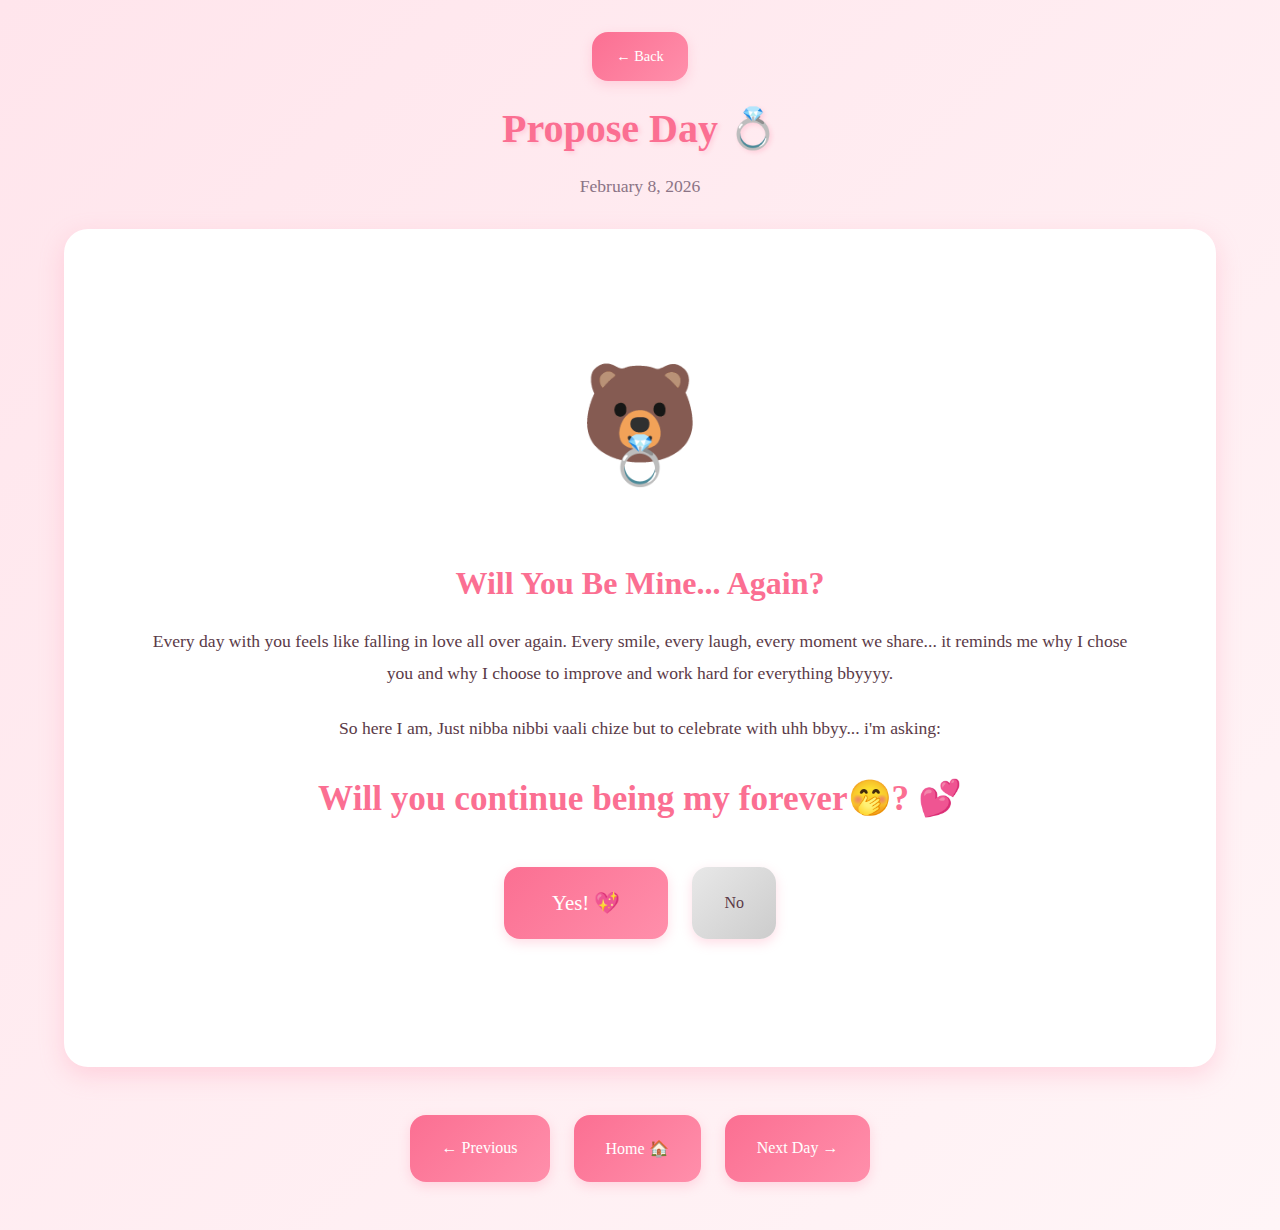
<file: day2.html>
<!DOCTYPE html>
<html lang="en">
<head>
    <meta charset="UTF-8">
    <meta name="viewport" content="width=device-width, initial-scale=1.0">
    <title>Propose Day 👀💍</title>
    <link rel="stylesheet" href="styles.css">
</head>
<body class="day-page">
    <div class="locked-screen" id="lockedScreen">
        <div class="locked-content">
            <div class="lock-icon-big">🔒</div>
            <h1>This Day is Locked 💖</h1>
            <p class="locked-message">Come back on <span id="unlockDate">February 8, 2026</span></p>
            <p class="locked-hint">Patience, my love... something special awaits...</p>
            <button onclick="window.location.href='index.html'" class="back-button">← Back to Calendar</button>
        </div>
    </div>

    <div class="unlocked-content hidden" id="unlockedContent">
        <header class="page-header">
            <button onclick="window.location.href='index.html'" class="back-button-small">← Back</button>
            <h1 class="page-title">Propose Day 💍</h1>
            <p class="page-date">February 8, 2026</p>
        </header>

        <div class="container">
            <div class="content-card propose-day-content">
                <div class="propose-scene" id="proposeScene">
                    <div class="bear-proposing">
                        <div class="bear-character">🐻</div>
                        <div class="ring-box" id="ringBox">
                            <div class="ring">💍</div>
                        </div>
                    </div>
                    
                    <div class="proposal-text">
                        <h2>Will You Be Mine... Again?</h2>
                        <p class="love-message">
                            Every day with you feels like falling in love all over again.
                            Every smile, every laugh, every moment we share...
                            it reminds me why I chose you and why I choose to improve and work hard for everything bbyyyy.
                        </p>
                        <p class="love-message">
                            So here I am, Just nibba nibbi vaali chize but to celebrate with uhh bbyy... i'm asking:
                        </p>
                        <h3 class="big-question">Will you continue being my forever🤭? 💕</h3>
                    </div>

                    <div class="answer-buttons" id="answerButtons">
                        <button onclick="answerYes()" class="yes-button">Yes! 💖</button>
                        <button onclick="answerNo()" class="no-button" id="noButton">No</button>
                    </div>

                    <div class="response-message hidden" id="responseMessage">
                        <div class="hearts-explosion">💕 💗 💖 💕 💗 💖</div>
                        <h2>You said YES! 🎉</h2>
                        <p>You've made me the happiest person alive (again)! 💍✨</p>
                    </div>
                </div>
            </div>

            <div class="navigation-buttons">
                <button onclick="window.location.href='day1.html'" class="nav-btn">← Previous</button>
                <button onclick="window.location.href='index.html'" class="nav-btn">Home 🏠</button>
                <button onclick="window.location.href='day3.html'" class="nav-btn">Next Day →</button>
            </div>
        </div>
    </div>

    <div class="floating-elements" id="floatingElements"></div>

    <script src="script.js"></script>
    <script>
        window.addEventListener('DOMContentLoaded', () => {
            checkDayUnlock(2, '2026-02-08');
        });

        let noButtonAttempts = 0;

        function answerYes() {
            const buttons = document.getElementById('answerButtons');
            const response = document.getElementById('responseMessage');
            const ringBox = document.getElementById('ringBox');
            
            buttons.classList.add('hidden');
            response.classList.remove('hidden');
            ringBox.style.animation = 'ringPop 1s ease-out';
            
            createFloatingHearts(20);
            createConfetti();
        }

        function answerNo() {
            const noButton = document.getElementById('noButton');
            noButtonAttempts++;
            
            // Make the No button run away
            const randomX = Math.random() * 200 - 100;
            const randomY = Math.random() * 200 - 100;
            
            noButton.style.transform = `translate(${randomX}px, ${randomY}px)`;
            noButton.style.transition = 'transform 0.3s ease';
            
            // Change button text after attempts
            if (noButtonAttempts === 1) {
                noButton.textContent = "Are you sure?";
            } else if (noButtonAttempts === 2) {
                noButton.textContent = "Really? 🥺";
            } else if (noButtonAttempts === 3) {
                noButton.textContent = "Please? 💕";
            } else {
                noButton.textContent = "You know you want to say yes! 😊";
            }
        }
    </script>
</body>
</html>
</file>
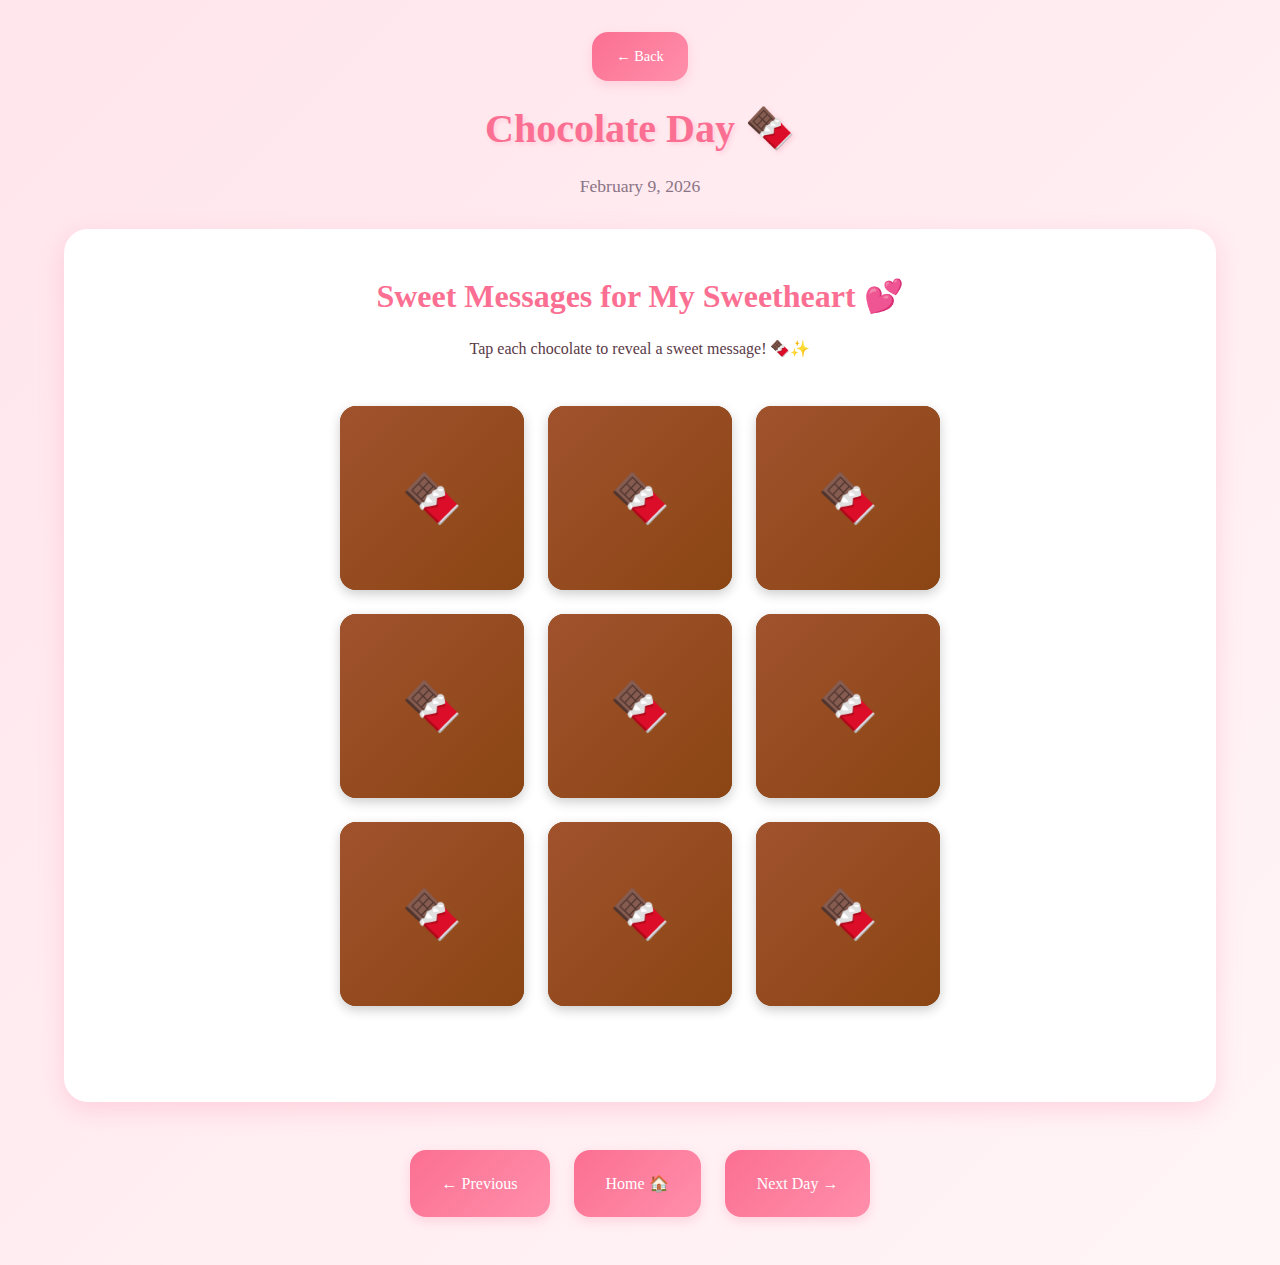
<file: day3.html>
<!DOCTYPE html>
<html lang="en">
<head>
    <meta charset="UTF-8">
    <meta name="viewport" content="width=device-width, initial-scale=1.0">
    <title>Chocolate Day 🍫</title>
    <link rel="stylesheet" href="styles.css">
</head>
<body class="day-page">
    <div class="locked-screen" id="lockedScreen">
        <div class="locked-content">
            <div class="lock-icon-big">🔒</div>
            <h1>This Day is Locked 💖</h1>
            <p class="locked-message">Come back on <span id="unlockDate">February 9, 2026</span></p>
            <p class="locked-hint">Sweet surprises are waiting... 🍫</p>
            <button onclick="window.location.href='index.html'" class="back-button">← Back to Calendar</button>
        </div>
    </div>

    <div class="unlocked-content hidden" id="unlockedContent">
        <header class="page-header">
            <button onclick="window.location.href='index.html'" class="back-button-small">← Back</button>
            <h1 class="page-title">Chocolate Day 🍫</h1>
            <p class="page-date">February 9, 2026</p>
        </header>

        <div class="container">
            <div class="content-card chocolate-day-content">
                <div class="chocolate-intro">
                    <h2>Sweet Messages for My Sweetheart 💕</h2>
                    <p>Tap each chocolate to reveal a sweet message! 🍫✨</p>
                </div>

                <div class="chocolate-box">
                    <div class="chocolate" onclick="revealChocolate(this, 0)">
                        <div class="chocolate-front">🍫</div>
                        <div class="chocolate-message hidden">
                            <p>You're sweeter than the sweetest chocolate 💕</p>
                        </div>
                    </div>

                    <div class="chocolate" onclick="revealChocolate(this, 1)">
                        <div class="chocolate-front">🍫</div>
                        <div class="chocolate-message hidden">
                            <p>Every moment with you feels like heaven🫂</p>
                        </div>
                    </div>

                    <div class="chocolate" onclick="revealChocolate(this, 2)">
                        <div class="chocolate-front">🍫</div>
                        <div class="chocolate-message hidden">
                            <p>You melt my heart like chocolate in the sun ☀️</p>
                        </div>
                    </div>

                    <div class="chocolate" onclick="revealChocolate(this, 3)">
                        <div class="chocolate-front">🍫</div>
                        <div class="chocolate-message hidden">
                            <p>Life with you is deliciously sweet 🍰</p>
                        </div>
                    </div>

                    <div class="chocolate" onclick="revealChocolate(this, 4)">
                        <div class="chocolate-front">🍫</div>
                        <div class="chocolate-message hidden">
                            <p>You're my favorite flavor of happiness 🥰</p>
                        </div>
                    </div>

                    <div class="chocolate" onclick="revealChocolate(this, 5)">
                        <div class="chocolate-front">🍫</div>
                        <div class="chocolate-message hidden">
                            <p>Together, we're the perfect recipe 👫</p>
                        </div>
                    </div>

                    <div class="chocolate" onclick="revealChocolate(this, 6)">
                        <div class="chocolate-front">🍫</div>
                        <div class="chocolate-message hidden">
                            <p>Your love is my daily dose of sweetness 💗</p>
                        </div>
                    </div>

                    <div class="chocolate" onclick="revealChocolate(this, 7)">
                        <div class="chocolate-front">🍫</div>
                        <div class="chocolate-message hidden">
                            <p>You make everything better, just like chocolate! 🌟</p>
                        </div>
                    </div>

                    <div class="chocolate" onclick="revealChocolate(this, 8)">
                        <div class="chocolate-front">🍫</div>
                        <div class="chocolate-message hidden">
                            <p>I'm so grateful that i'm urr bby🫂💕</p>
                        </div>
                    </div>
                </div>

                <div class="completion-message hidden" id="completionMessage">
                    <h3>🎉 All chocolates revealed! 🎉</h3>
                    <p>Just like these chocolates, my love for you comes in endless varieties! 💖</p>
                </div>
            </div>

            <div class="navigation-buttons">
                <button onclick="window.location.href='day2.html'" class="nav-btn">← Previous</button>
                <button onclick="window.location.href='index.html'" class="nav-btn">Home 🏠</button>
                <button onclick="window.location.href='day4.html'" class="nav-btn">Next Day →</button>
            </div>
        </div>
    </div>

    <div class="floating-elements" id="floatingElements"></div>

    <script src="script.js"></script>
    <script>
        window.addEventListener('DOMContentLoaded', () => {
            checkDayUnlock(3, '2026-02-09');
        });

        let revealedCount = 0;
        const totalChocolates = 9;

        function revealChocolate(element, index) {
            const front = element.querySelector('.chocolate-front');
            const message = element.querySelector('.chocolate-message');
            
            if (front.classList.contains('hidden')) {
                return; // Already revealed
            }
            
            front.classList.add('hidden');
            message.classList.remove('hidden');
            element.classList.add('revealed');
            
            revealedCount++;
            
            // Create mini hearts
            createMiniHearts(element, 3);
            
            // Check if all revealed
            if (revealedCount === totalChocolates) {
                setTimeout(() => {
                    document.getElementById('completionMessage').classList.remove('hidden');
                    createFloatingHearts(15);
                }, 500);
            }
        }

        function createMiniHearts(element, count) {
            const rect = element.getBoundingClientRect();
            for (let i = 0; i < count; i++) {
                const heart = document.createElement('div');
                heart.className = 'mini-heart';
                heart.textContent = '💕';
                heart.style.left = rect.left + rect.width / 2 + 'px';
                heart.style.top = rect.top + 'px';
                document.body.appendChild(heart);
                
                setTimeout(() => heart.remove(), 2000);
            }
        }
    </script>
</body>
</html>
</file>
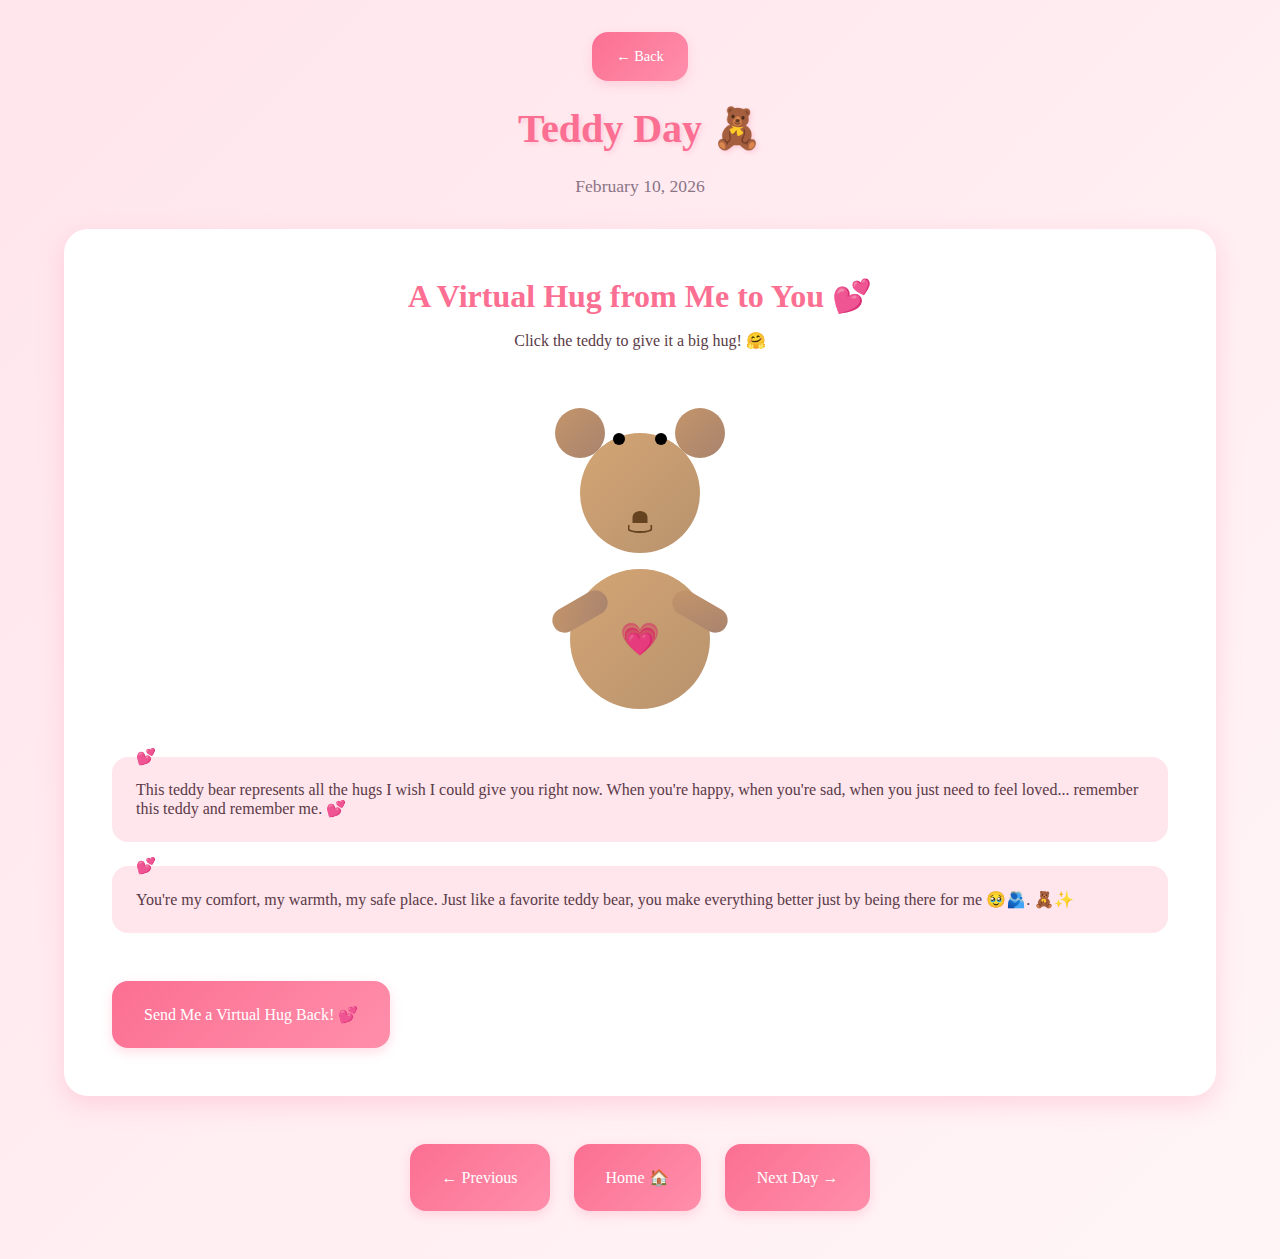
<file: day4.html>
<!DOCTYPE html>
<html lang="en">
<head>
    <meta charset="UTF-8">
    <meta name="viewport" content="width=device-width, initial-scale=1.0">
    <title>Teddy Day 🧸</title>
    <link rel="stylesheet" href="styles.css">
</head>
<body class="day-page">
    <div class="locked-screen" id="lockedScreen">
        <div class="locked-content">
            <div class="lock-icon-big">🔒</div>
            <h1>This Day is Locked 💖</h1>
            <p class="locked-message">Come back on <span id="unlockDate">February 10, 2026</span></p>
            <p class="locked-hint">A cuddly surprise awaits you! 🧸</p>
            <button onclick="window.location.href='index.html'" class="back-button">← Back to Calendar</button>
        </div>
    </div>

    <div class="unlocked-content hidden" id="unlockedContent">
        <header class="page-header">
            <button onclick="window.location.href='index.html'" class="back-button-small">← Back</button>
            <h1 class="page-title">Teddy Day 🧸</h1>
            <p class="page-date">February 10, 2026</p>
        </header>

        <div class="container">
            <div class="content-card teddy-day-content">
                <div class="teddy-intro">
                    <h2>A Virtual Hug from Me to You 💕</h2>
                    <p>Click the teddy to give it a big hug! 🤗</p>
                </div>

                <div class="teddy-scene" id="teddyScene">
                    <div class="teddy-bear" id="teddyBear" onclick="hugTeddy()">
                        <div class="teddy-face">
                            <div class="teddy-ears">
                                <div class="ear ear-left"></div>
                                <div class="ear ear-right"></div>
                            </div>
                            <div class="teddy-head">
                                <div class="teddy-eyes">
                                    <div class="eye eye-left">
                                        <div class="pupil"></div>
                                    </div>
                                    <div class="eye eye-right">
                                        <div class="pupil"></div>
                                    </div>
                                </div>
                                <div class="teddy-snout">
                                    <div class="nose"></div>
                                    <div class="mouth"></div>
                                </div>
                            </div>
                            <div class="teddy-body">
                                <div class="body-main"></div>
                                <div class="arm arm-left"></div>
                                <div class="arm arm-right"></div>
                                <div class="belly-heart">💗</div>
                            </div>
                        </div>
                    </div>

                    <div class="hug-message hidden" id="hugMessage">
                        <h3>🤗 Big Hug Received! 🤗</h3>
                        <p class="hug-count">Hugs given: <span id="hugCount">0</span></p>
                    </div>
                </div>

                <div class="teddy-messages" id="teddyMessages">
                    <div class="message-bubble">
                        <p>
                            This teddy bear represents all the hugs I wish I could give you right now.
                            When you're happy, when you're sad, when you just need to feel loved...
                            remember this teddy and remember me. 💕
                        </p>
                    </div>
                    <div class="message-bubble">
                        <p>
                            You're my comfort, my warmth, my safe place.
                            Just like a favorite teddy bear, you make everything better just by being there for me 🥹🫂. 🧸✨
                        </p>
                    </div>
                </div>

                <button onclick="sendVirtualHug()" class="special-button" id="virtualHugBtn">
                    Send Me a Virtual Hug Back! 💕
                </button>

                <div class="hug-response hidden" id="hugResponse">
                    <div class="hug-animation">
                        <div class="person person-left">🐻</div>
                        <div class="hearts-middle">💕💗💖</div>
                        <div class="person person-right">🐱</div>
                    </div>
                    <h3>Hug received and returned with extra love! 🤗💕</h3>
                </div>
            </div>

            <div class="navigation-buttons">
                <button onclick="window.location.href='day3.html'" class="nav-btn">← Previous</button>
                <button onclick="window.location.href='index.html'" class="nav-btn">Home 🏠</button>
                <button onclick="window.location.href='day5.html'" class="nav-btn">Next Day →</button>
            </div>
        </div>
    </div>

    <div class="floating-elements" id="floatingElements"></div>

    <script src="script.js"></script>
    <script>
        window.addEventListener('DOMContentLoaded', () => {
            checkDayUnlock(4, '2026-02-10');
        });

        let hugCounter = 0;

        function hugTeddy() {
            const teddy = document.getElementById('teddyBear');
            const message = document.getElementById('hugMessage');
            const countSpan = document.getElementById('hugCount');
            
            hugCounter++;
            countSpan.textContent = hugCounter;
            
            teddy.classList.add('hugged');
            message.classList.remove('hidden');
            
            createFloatingHearts(5);
            
            setTimeout(() => {
                teddy.classList.remove('hugged');
            }, 1000);
        }

        function sendVirtualHug() {
            const button = document.getElementById('virtualHugBtn');
            const response = document.getElementById('hugResponse');
            
            button.classList.add('hidden');
            response.classList.remove('hidden');
            
            createFloatingHearts(20);
        }
    </script>
</body>
</html>
</file>
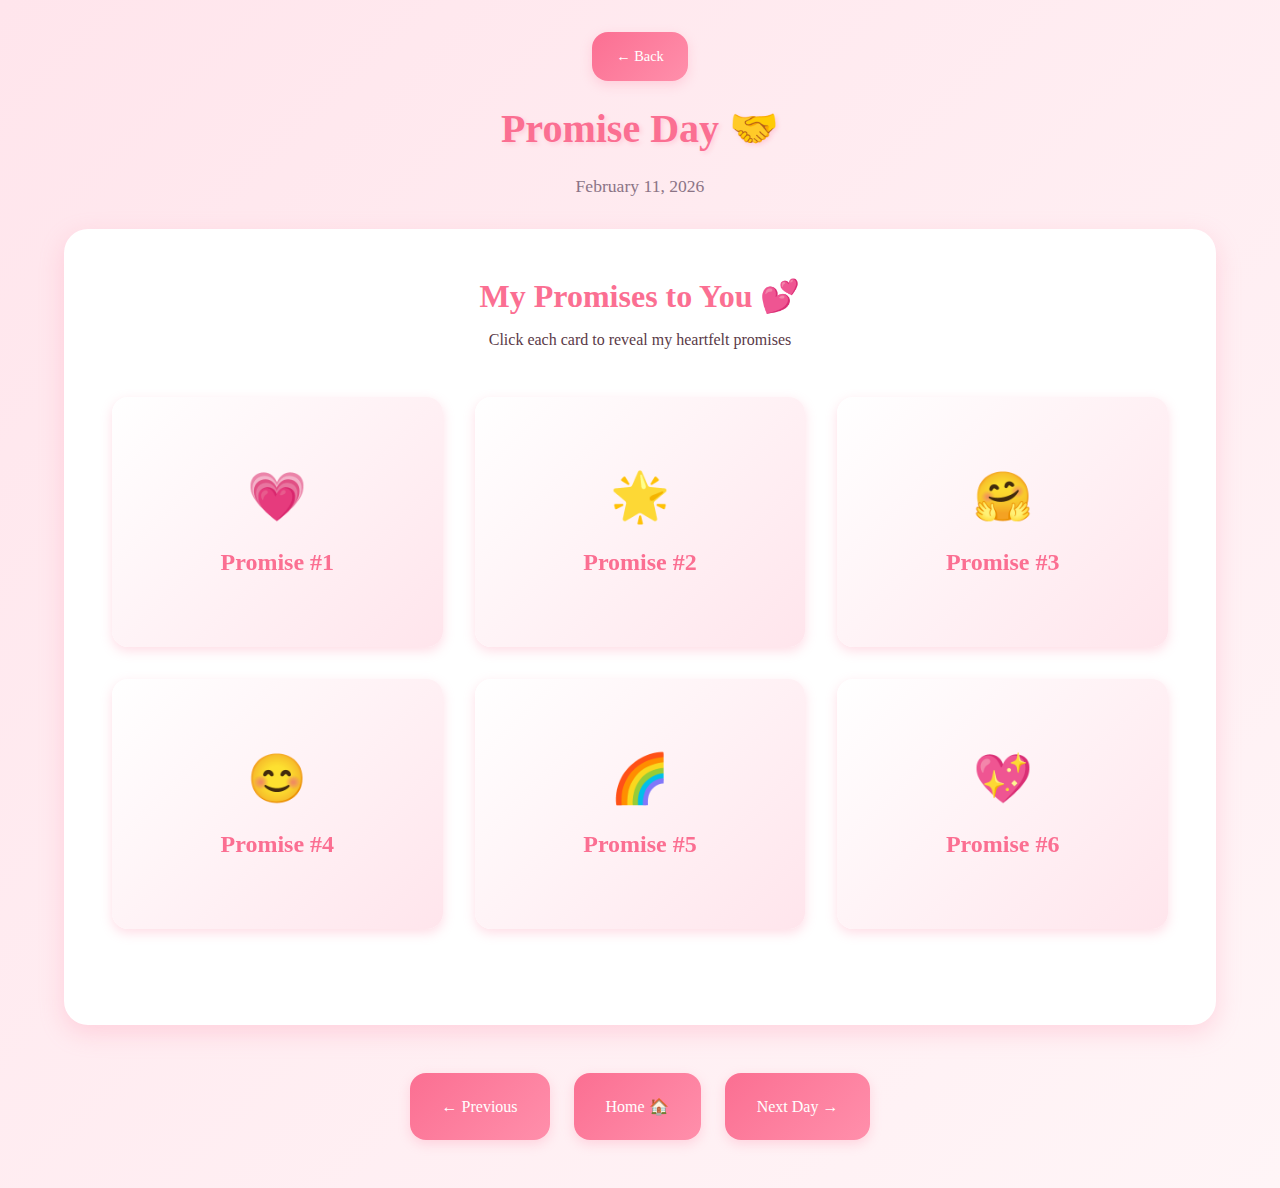
<file: day5.html>
<!DOCTYPE html>
<html lang="en">
<head>
    <meta charset="UTF-8">
    <meta name="viewport" content="width=device-width, initial-scale=1.0">
    <title>Promise Day 🤝 </title>
    <link rel="stylesheet" href="styles.css">
</head>
<body class="day-page">
    <div class="locked-screen" id="lockedScreen">
        <div class="locked-content">
            <div class="lock-icon-big">🔒</div>
            <h1>This Day is Locked 💖</h1>
            <p class="locked-message">Come back on <span id="unlockDate">February 11, 2026</span></p>
            <p class="locked-hint">Special promises are waiting for you... 🤝</p>
            <button onclick="window.location.href='index.html'" class="back-button">← Back to Calendar</button>
        </div>
    </div>

    <div class="unlocked-content hidden" id="unlockedContent">
        <header class="page-header">
            <button onclick="window.location.href='index.html'" class="back-button-small">← Back</button>
            <h1 class="page-title">Promise Day 🤝</h1>
            <p class="page-date">February 11, 2026</p>
        </header>

        <div class="container">
            <div class="content-card promise-day-content">
                <div class="promise-intro">
                    <h2>My Promises to You 💕</h2>
                    <p>Click each card to reveal my heartfelt promises</p>
                </div>

                <div class="promises-container">
                    <div class="promise-card" onclick="flipCard(this)">
                        <div class="promise-front">
                            <div class="card-icon">💗</div>
                            <h3>Promise #1</h3>
                        </div>
                        <div class="promise-back">
                            <p class="promise-text">
                                I promise to love you unconditionally,
                                through every sunrise and sunset,
                                through every laugh and every tear.
                                My love for you knows no bounds.
                            </p>
                        </div>
                    </div>

                    <div class="promise-card" onclick="flipCard(this)">
                        <div class="promise-front">
                            <div class="card-icon">🌟</div>
                            <h3>Promise #2</h3>
                        </div>
                        <div class="promise-back">
                            <p class="promise-text">
                                I promise to always be your biggest cheerleader,
                                to support your dreams and celebrate your victories,
                                no matter how big or small.
                            </p>
                        </div>
                    </div>

                    <div class="promise-card" onclick="flipCard(this)">
                        <div class="promise-front">
                            <div class="card-icon">🤗</div>
                            <h3>Promise #3</h3>
                        </div>
                        <div class="promise-back">
                            <p class="promise-text">
                                I promise to be your safe space,
                                your shoulder to cry on,
                                and your source of comfort
                                whenever the world feels too heavy.
                            </p>
                        </div>
                    </div>

                    <div class="promise-card" onclick="flipCard(this)">
                        <div class="promise-front">
                            <div class="card-icon">😊</div>
                            <h3>Promise #4</h3>
                        </div>
                        <div class="promise-back">
                            <p class="promise-text">
                                I promise to make you laugh,
                                to bring joy to your days,
                                and to never let you forget
                                how special and amazing you are.
                            </p>
                        </div>
                    </div>

                    <div class="promise-card" onclick="flipCard(this)">
                        <div class="promise-front">
                            <div class="card-icon">🌈</div>
                            <h3>Promise #5</h3>
                        </div>
                        <div class="promise-back">
                            <p class="promise-text">
                                I promise to grow with you,
                                to learn with you,
                                and to build a beautiful future
                                together, hand in hand.
                            </p>
                        </div>
                    </div>

                    <div class="promise-card" onclick="flipCard(this)">
                        <div class="promise-front">
                            <div class="card-icon">💖</div>
                            <h3>Promise #6</h3>
                        </div>
                        <div class="promise-back">
                            <p class="promise-text">
                                I promise to never stop showing you
                                how much you mean to me,
                                today, tomorrow, and forever.
                                You are my everything. 💕
                            </p>
                        </div>
                    </div>
                </div>

                <div class="all-promises-revealed hidden" id="allPromisesRevealed">
                    <div class="final-promise">
                        <h2>✨ All Promises Revealed ✨</h2>
                        <p class="special-message">
                            These aren't just words, my mukuu.
                            They're commitments from my heart to yours.
                            I seal each promise with all the love I have. 🫂💕
                        </p>
                        <div class="signature">
                            <p>Your cutieeh</p>
                            <p class="signature-line">~Pukoo✨💖</p>
                        </div>
                    </div>
                </div>
            </div>

            <div class="navigation-buttons">
                <button onclick="window.location.href='day4.html'" class="nav-btn">← Previous</button>
                <button onclick="window.location.href='index.html'" class="nav-btn">Home 🏠</button>
                <button onclick="window.location.href='day6.html'" class="nav-btn">Next Day →</button>
            </div>
        </div>
    </div>

    <div class="floating-elements" id="floatingElements"></div>

    <script src="script.js"></script>
    <script>
        window.addEventListener('DOMContentLoaded', () => {
            checkDayUnlock(5, '2026-02-11');
        });

        let flippedCount = 0;
        const totalPromises = 6;

        function flipCard(card) {
            if (card.classList.contains('flipped')) {
                return; // Already flipped
            }
            
            card.classList.add('flipped');
            flippedCount++;
            
            createFloatingHearts(3);
            
            if (flippedCount === totalPromises) {
                setTimeout(() => {
                    document.getElementById('allPromisesRevealed').classList.remove('hidden');
                    createFloatingHearts(20);
                }, 800);
            }
        }
    </script>
</body>
</html>
</file>
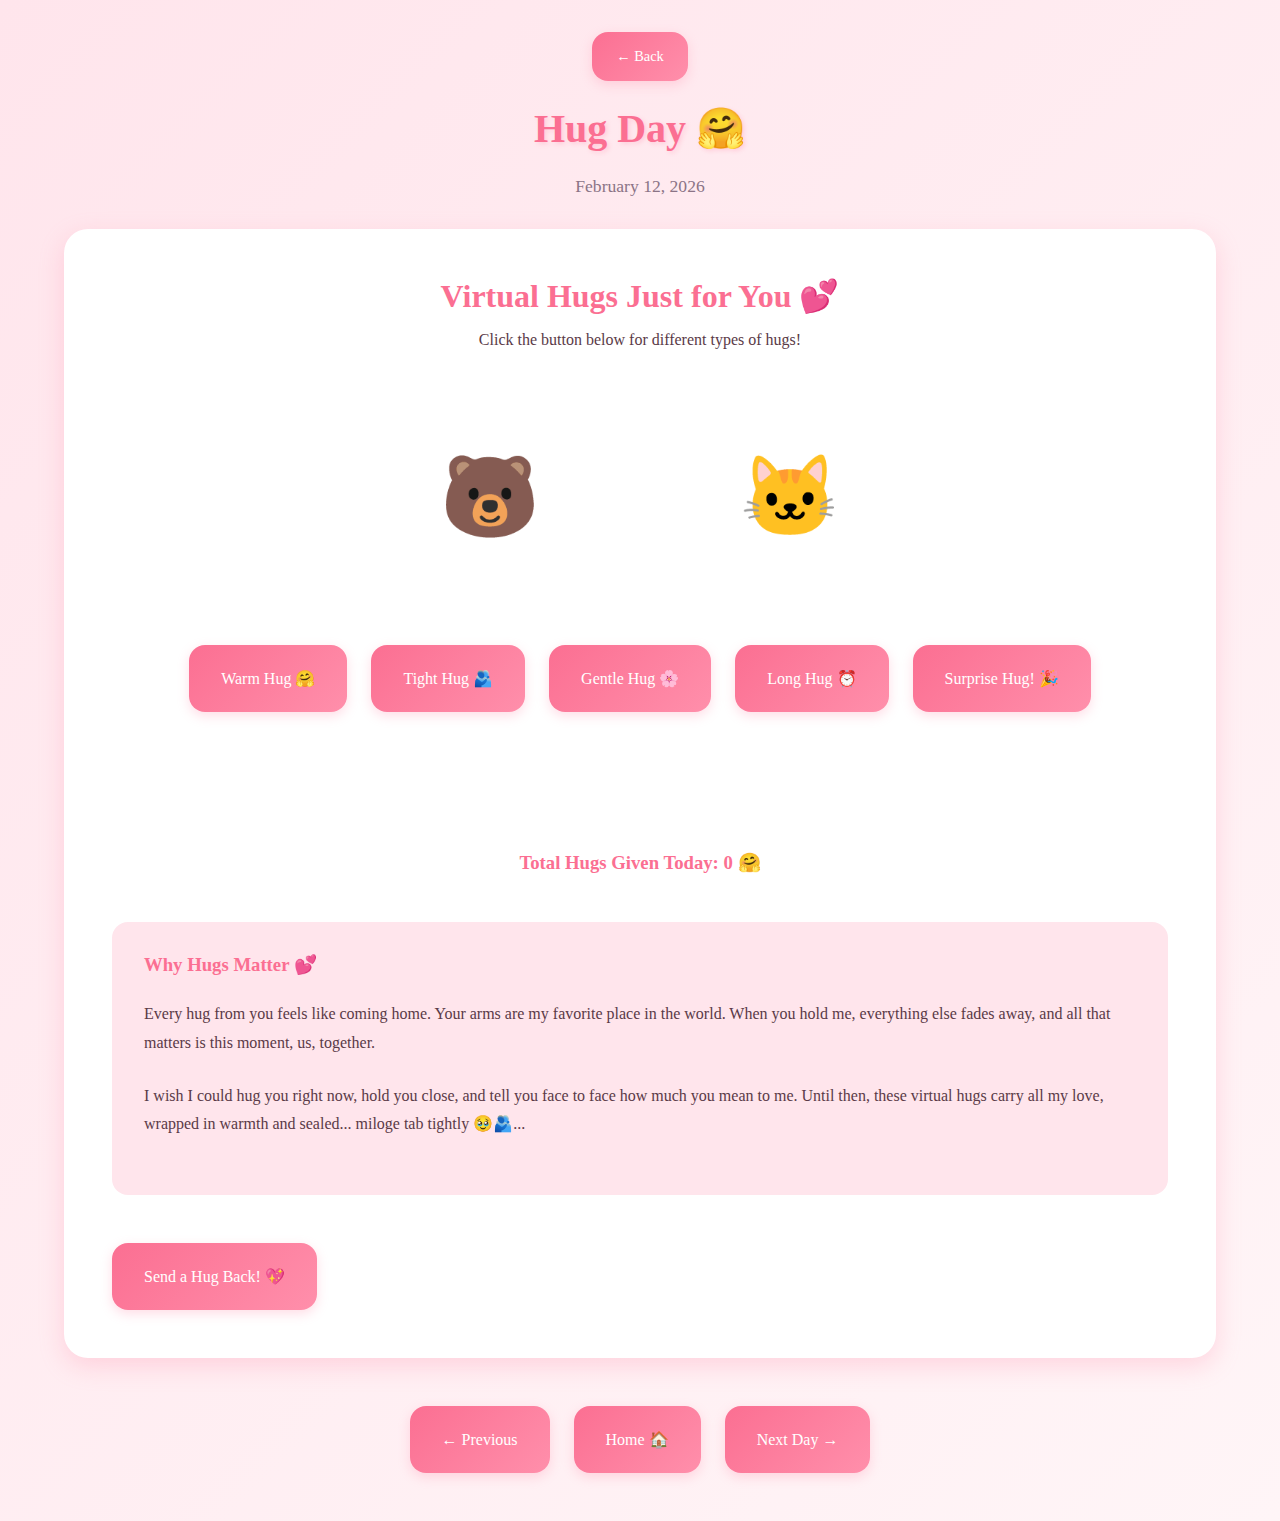
<file: day6.html>
<!DOCTYPE html>
<html lang="en">
<head>
    <meta charset="UTF-8">
    <meta name="viewport" content="width=device-width, initial-scale=1.0">
    <title>Hug Day 🤗 </title>
    <link rel="stylesheet" href="styles.css">
</head>
<body class="day-page">
    <div class="locked-screen" id="lockedScreen">
        <div class="locked-content">
            <div class="lock-icon-big">🔒</div>
            <h1>This Day is Locked 💖</h1>
            <p class="locked-message">Come back on <span id="unlockDate">February 12, 2026</span></p>
            <p class="locked-hint">Warm hugs are coming your way... 🤗</p>
            <button onclick="window.location.href='index.html'" class="back-button">← Back to Calendar</button>
        </div>
    </div>

    <div class="unlocked-content hidden" id="unlockedContent">
        <header class="page-header">
            <button onclick="window.location.href='index.html'" class="back-button-small">← Back</button>
            <h1 class="page-title">Hug Day 🤗</h1>
            <p class="page-date">February 12, 2026</p>
        </header>

        <div class="container">
            <div class="content-card hug-day-content">
                <div class="hug-intro">
                    <h2>Virtual Hugs Just for You 💕</h2>
                    <p>Click the button below for different types of hugs!</p>
                </div>

                <div class="hug-animation-area" id="hugAnimationArea">
                    <div class="characters-container" id="charactersContainer">
                        <div class="character char-left" id="charLeft">🐻</div>
                        <div class="character char-right" id="charRight">🐱</div>
                        <div class="hug-hearts hidden" id="hugHearts">
                            💕💗💖💕💗💖
                        </div>
                    </div>
                </div>

                <div class="hug-types">
                    <button onclick="giveHug('warm')" class="hug-type-btn">
                        Warm Hug 🤗
                    </button>
                    <button onclick="giveHug('tight')" class="hug-type-btn">
                        Tight Hug 🫂
                    </button>
                    <button onclick="giveHug('gentle')" class="hug-type-btn">
                        Gentle Hug 🌸
                    </button>
                    <button onclick="giveHug('long')" class="hug-type-btn">
                        Long Hug ⏰
                    </button>
                    <button onclick="giveHug('surprise')" class="hug-type-btn">
                        Surprise Hug! 🎉
                    </button>
                </div>

                <div class="hug-message-display" id="hugMessageDisplay">
                    <p id="hugMessageText"></p>
                </div>

                <div class="hug-counter">
                    <h3>Total Hugs Given Today: <span id="totalHugs">0</span> 🤗</h3>
                </div>

                <div class="love-note">
                    <h3>Why Hugs Matter 💕</h3>
                    <p>
                        Every hug from you feels like coming home.
                        Your arms are my favorite place in the world.
                        When you hold me, everything else fades away,
                        and all that matters is this moment, us, together.
                    </p>
                    <p>
                        I wish I could hug you right now, hold you close,
                        and tell you face to face how much you mean to me.
                        Until then, these virtual hugs carry all my love,
                        wrapped in warmth and sealed... miloge tab tightly 🥹🫂...
                    </p>
                </div>

                <button onclick="sendHugBack()" class="special-button" id="hugBackBtn">
                    Send a Hug Back! 💖
                </button>

                <div class="hug-received hidden" id="hugReceived">
                    <h2>🎉 Hug Received! 🎉</h2>
                    <div class="received-animation">
                        <div class="spinning-hearts">
                            💕 💗 💖 💕 💗 💖
                        </div>
                    </div>
                    <p>Your hug just made my whole day! mahh pyaarii princess🫂🥰</p>
                </div>
            </div>

            <div class="navigation-buttons">
                <button onclick="window.location.href='day5.html'" class="nav-btn">← Previous</button>
                <button onclick="window.location.href='index.html'" class="nav-btn">Home 🏠</button>
                <button onclick="window.location.href='day7.html'" class="nav-btn">Next Day →</button>
            </div>
        </div>
    </div>

    <div class="floating-elements" id="floatingElements"></div>

    <script src="script.js"></script>
    <script>
        window.addEventListener('DOMContentLoaded', () => {
            checkDayUnlock(6, '2026-02-12');
        });

        let totalHugCount = 0;

        const hugMessages = {
            warm: "Sending you the warmest hug, filled with all my love and care! 🤗💕",
            tight: "Holding you extra tight! Never letting go! 💪💖",
            gentle: "A soft, gentle hug, like a warm breeze on a spring day 🌸✨",
            long: "This hug lasts forever... just like my love for you ⏰💕",
            surprise: "SURPRISE HUG! Gotcha! 🎉 Did I make you smile? 😊"
        };

        function giveHug(type) {
            const charLeft = document.getElementById('charLeft');
            const charRight = document.getElementById('charRight');
            const hearts = document.getElementById('hugHearts');
            const messageDisplay = document.getElementById('hugMessageDisplay');
            const messageText = document.getElementById('hugMessageText');
            const totalHugsSpan = document.getElementById('totalHugs');
            
            // Reset animation
            charLeft.classList.remove('hugging');
            charRight.classList.remove('hugging');
            hearts.classList.add('hidden');
            
            // Trigger hug animation
            setTimeout(() => {
                charLeft.classList.add('hugging');
                charRight.classList.add('hugging');
                hearts.classList.remove('hidden');
                
                totalHugCount++;
                totalHugsSpan.textContent = totalHugCount;
                
                messageText.textContent = hugMessages[type];
                messageDisplay.style.opacity = '1';
                
                createFloatingHearts(10);
                
                setTimeout(() => {
                    charLeft.classList.remove('hugging');
                    charRight.classList.remove('hugging');
                    hearts.classList.add('hidden');
                }, 2000);
            }, 50);
        }

        function sendHugBack() {
            const button = document.getElementById('hugBackBtn');
            const received = document.getElementById('hugReceived');
            
            button.classList.add('hidden');
            received.classList.remove('hidden');
            
            createFloatingHearts(25);
            createConfetti();
        }
    </script>
</body>
</html>
</file>
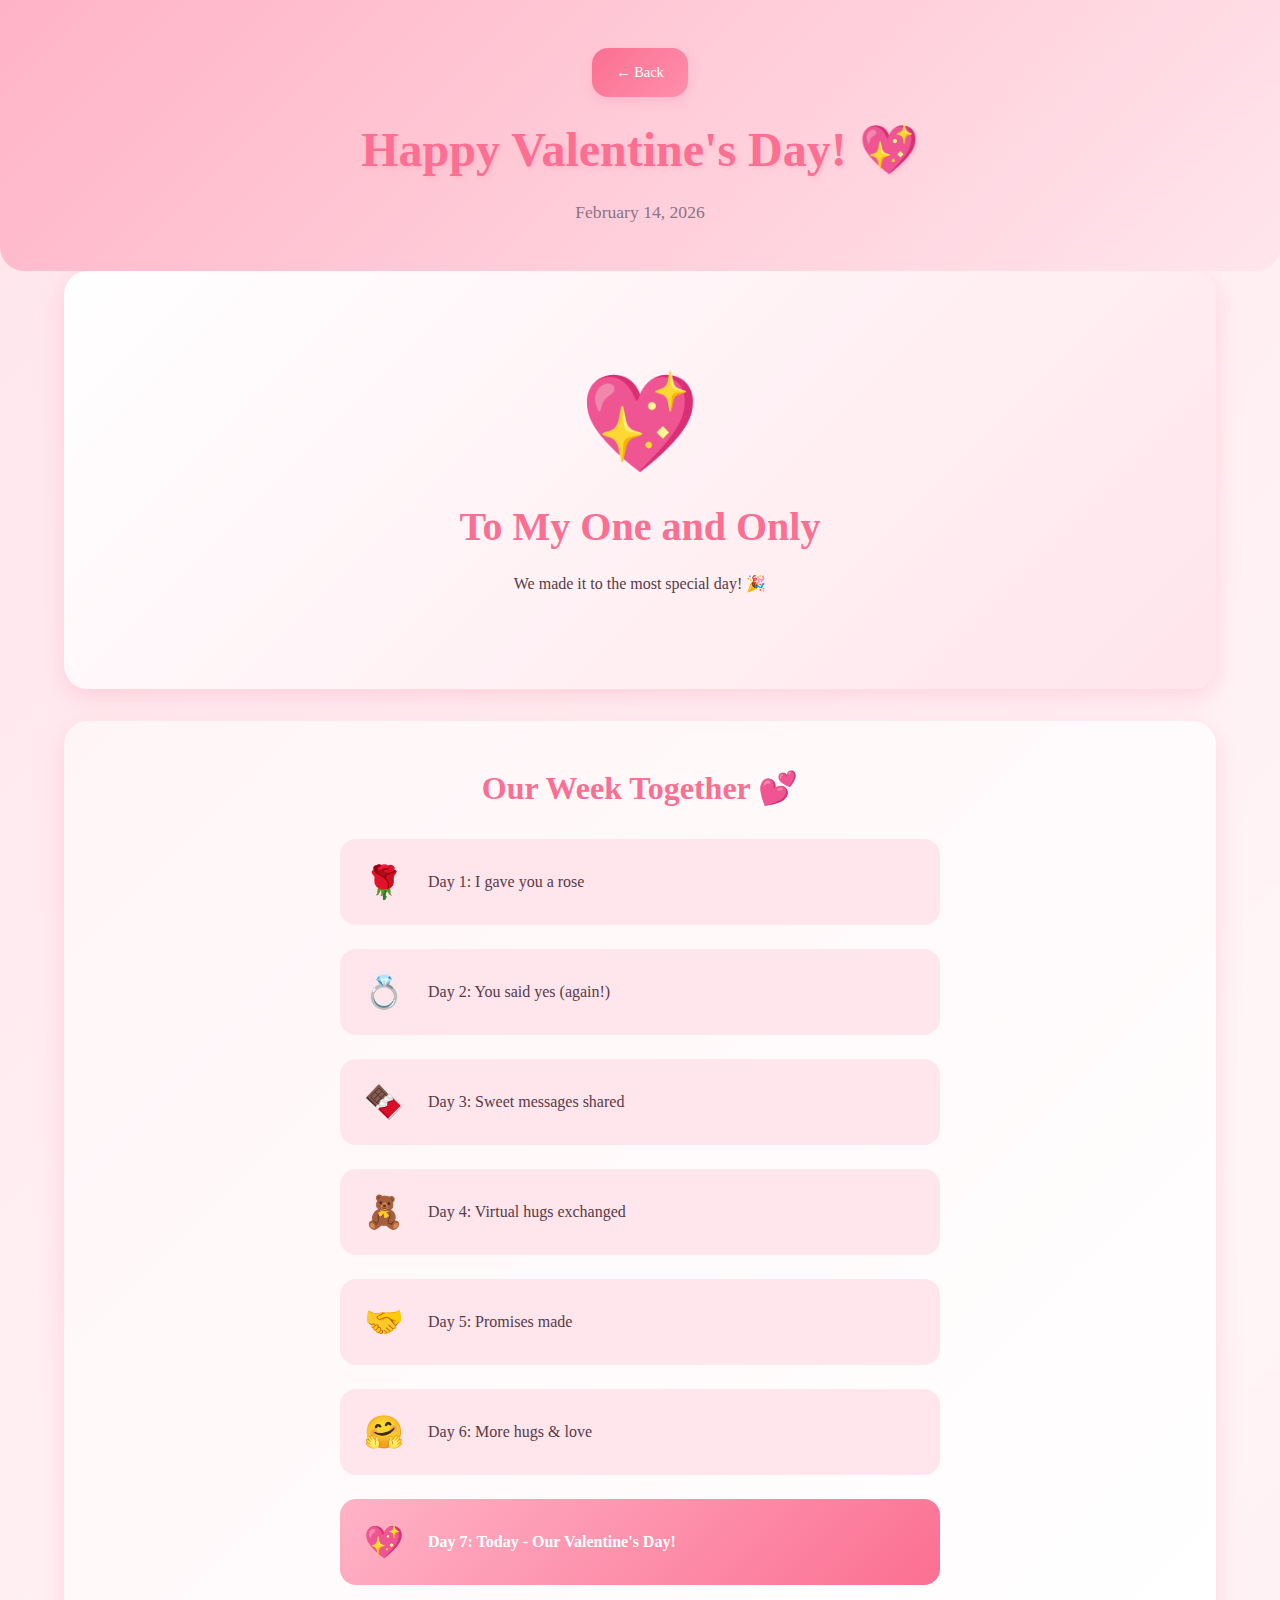
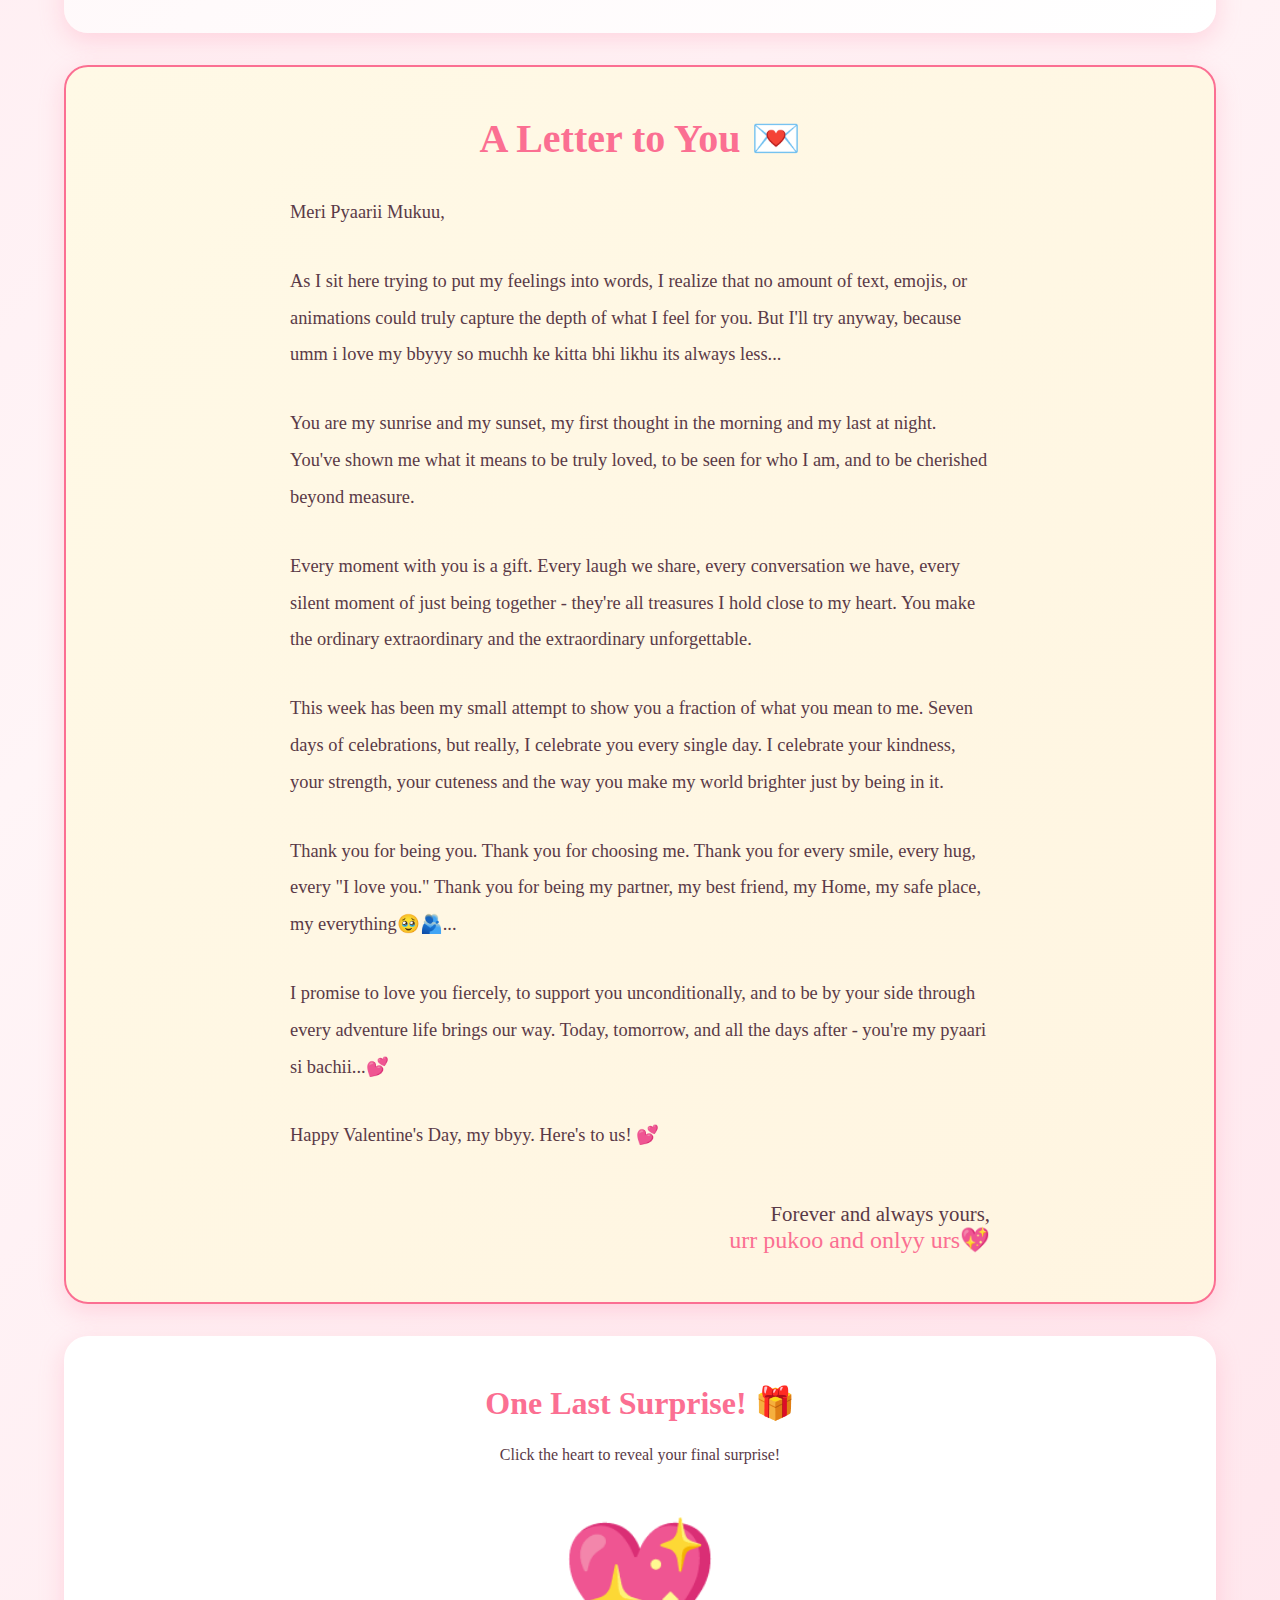
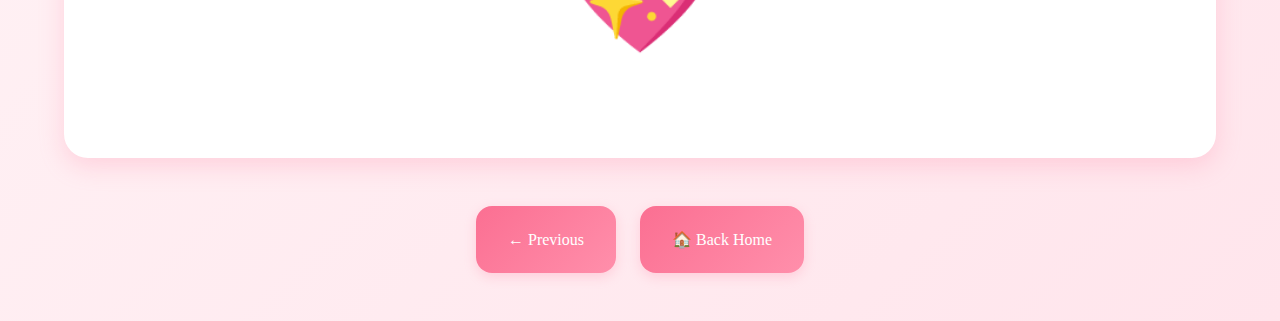
<file: day7.html>
<!DOCTYPE html>
<html lang="en">
<head>
    <meta charset="UTF-8">
    <meta name="viewport" content="width=device-width, initial-scale=1.0">
    <title>Valentine's Day 💖</title>
    <link rel="stylesheet" href="styles.css">
</head>
<body class="day-page valentine-special">
    <div class="locked-screen" id="lockedScreen">
        <div class="locked-content">
            <div class="lock-icon-big">🔒</div>
            <h1>This Day is Locked 💖</h1>
            <p class="locked-message">Come back on <span id="unlockDate">February 14, 2026</span></p>
            <p class="locked-hint">The grand finale awaits... 💝✨</p>
            <button onclick="window.location.href='index.html'" class="back-button">← Back to Calendar</button>
        </div>
    </div>

    <div class="unlocked-content hidden" id="unlockedContent">
        <header class="page-header valentine-header">
            <button onclick="window.location.href='index.html'" class="back-button-small">← Back</button>
            <h1 class="page-title valentine-title">Happy Valentine's Day! 💖</h1>
            <p class="page-date">February 14, 2026</p>
        </header>

        <div class="container">
            <!-- Opening Message -->
            <div class="content-card valentine-opening">
                <div class="opening-animation">
                    <div class="big-heart">💖</div>
                    <div class="floating-text">
                        <h2>To My One and Only</h2>
                        <p>We made it to the most special day! 🎉</p>
                    </div>
                </div>
            </div>

            <!-- Journey Recap -->
            <div class="content-card journey-recap">
                <h2>Our Week Together 💕</h2>
                <div class="journey-timeline">
                    <div class="timeline-item">
                        <div class="timeline-icon">🌹</div>
                        <p>Day 1: I gave you a rose</p>
                    </div>
                    <div class="timeline-item">
                        <div class="timeline-icon">💍</div>
                        <p>Day 2: You said yes (again!)</p>
                    </div>
                    <div class="timeline-item">
                        <div class="timeline-icon">🍫</div>
                        <p>Day 3: Sweet messages shared</p>
                    </div>
                    <div class="timeline-item">
                        <div class="timeline-icon">🧸</div>
                        <p>Day 4: Virtual hugs exchanged</p>
                    </div>
                    <div class="timeline-item">
                        <div class="timeline-icon">🤝</div>
                        <p>Day 5: Promises made</p>
                    </div>
                    <div class="timeline-item">
                        <div class="timeline-icon">🤗</div>
                        <p>Day 6: More hugs & love</p>
                    </div>
                    <div class="timeline-item special-timeline">
                        <div class="timeline-icon">💖</div>
                        <p>Day 7: Today - Our Valentine's Day!</p>
                    </div>
                </div>
            </div>

            <!-- Final Love Letter -->
            <div class="content-card love-letter">
                <div class="letter-header">
                    <h2>A Letter to You 💌</h2>
                </div>
                <div class="letter-content">
                    <p class="letter-text">Meri Pyaarii Mukuu,</p>
                    
                    <p class="letter-text">
                        As I sit here trying to put my feelings into words, I realize that
                        no amount of text, emojis, or animations could truly capture the depth
                        of what I feel for you. But I'll try anyway, because umm i love my bbyyy so muchh ke kitta bhi likhu its always less...
                    </p>
                    
                    <p class="letter-text">
                        You are my sunrise and my sunset, my first thought in the morning and
                        my last at night. You've shown me what it means to be truly loved,
                        to be seen for who I am, and to be cherished beyond measure.
                    </p>
                    
                    <p class="letter-text">
                        Every moment with you is a gift. Every laugh we share, every conversation
                        we have, every silent moment of just being together - they're all treasures
                        I hold close to my heart. You make the ordinary extraordinary and the
                        extraordinary unforgettable.
                    </p>
                    
                    <p class="letter-text">
                        This week has been my small attempt to show you a fraction of what you
                        mean to me. Seven days of celebrations, but really, I celebrate you
                        every single day. I celebrate your kindness, your strength, your cuteness and the way you make my world brighter
                        just by being in it.
                    </p>
                    
                    <p class="letter-text">
                        Thank you for being you. Thank you for choosing me. Thank you for
                        every smile, every hug, every "I love you." Thank you for being
                        my partner, my best friend, my Home, my safe place, my everything🥹🫂...
                    </p>
                    
                    <p class="letter-text">
                        I promise to love you fiercely, to support you unconditionally,
                        and to be by your side through every adventure life brings our way.
                        Today, tomorrow, and all the days after - you're my pyaari si bachii...💕
                    </p>
                    
                    <p class="letter-text">Happy Valentine's Day, my bbyy. Here's to us! 💕</p>
                    
                    <p class="letter-signature">
                        Forever and always yours,<br>
                        <span class="signature-name">urr pukoo and onlyy urs💖</span>
                    </p>
                </div>
            </div>

            <!-- Interactive Finale -->
            <div class="content-card finale-interactive">
                <h2>One Last Surprise! 🎁</h2>
                <p>Click the heart to reveal your final surprise!</p>
                
                <div class="surprise-heart" id="surpriseHeart" onclick="revealSurprise()">
                    <div class="heart-pulse">💖</div>
                </div>

                <div class="final-surprise hidden" id="finalSurprise">
                    <div class="surprise-content">
                        <h2>🎉 You Are My Valentine Today and Every Day! 🎉</h2>
                        <div class="celebration-emoji">
                            🎊 💕 🎉 💖 ✨ 💗 🌟 💕 🎊
                        </div>
                        <p class="big-message">
                            I LOVE YOU MORE THAN WORDS CAN SAY! 💖
                        </p>
                        <div class="couple-emoji">
                            <div class="emoji-person">🐻</div>
                            <div class="emoji-hearts">💕💗💖💕💗</div>
                            <div class="emoji-person">🐱</div>
                        </div>
                        <p class="final-words">
                            Thank you for being my Valentine, my love, my everything.
                            Here's to many more years of love, laughter, and happiness together! 🥰
                        </p>
                    </div>
                </div>
            </div>

            <div class="navigation-buttons">
                <button onclick="window.location.href='day6.html'" class="nav-btn">← Previous</button>
                <button onclick="window.location.href='index.html'" class="nav-btn">🏠 Back Home</button>
            </div>
        </div>
    </div>

    <div class="floating-elements" id="floatingElements"></div>

    <script src="script.js"></script>
    <script>
        window.addEventListener('DOMContentLoaded', () => {
            checkDayUnlock(7, '2026-02-14');
            
            // Auto-create ambient hearts
            setInterval(() => {
                if (!document.getElementById('lockedScreen').classList.contains('hidden')) {
                    return;
                }
                createFloatingHearts(2);
            }, 2000);
        });

        function revealSurprise() {
            const heart = document.getElementById('surpriseHeart');
            const surprise = document.getElementById('finalSurprise');
            
            heart.style.transform = 'scale(0)';
            heart.style.opacity = '0';
            
            setTimeout(() => {
                heart.classList.add('hidden');
                surprise.classList.remove('hidden');
                
                // Massive celebration
                createFloatingHearts(50);
                createConfetti();
                
                // Continue creating hearts for effect
                let heartCount = 0;
                const heartInterval = setInterval(() => {
                    createFloatingHearts(5);
                    heartCount++;
                    if (heartCount > 10) {
                        clearInterval(heartInterval);
                    }
                }, 500);
            }, 500);
        }
    </script>
</body>
</html>
</file>
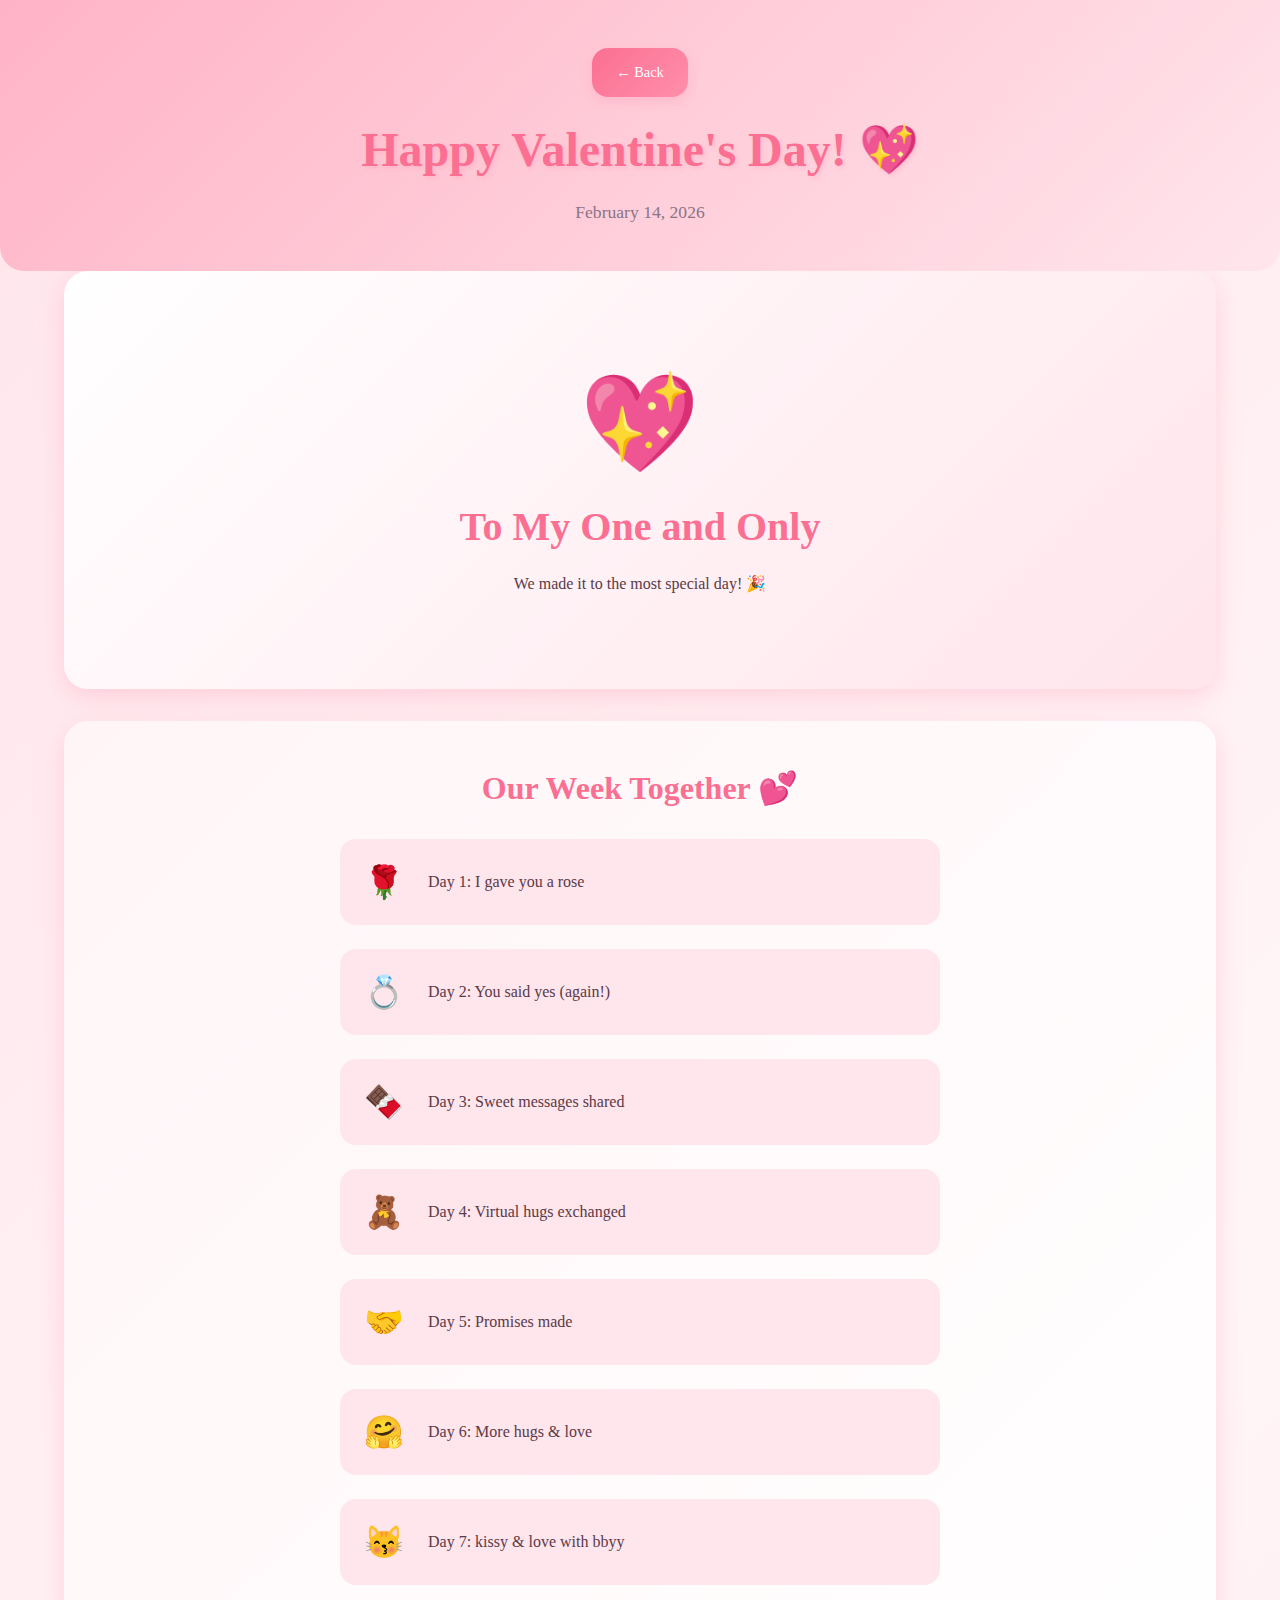
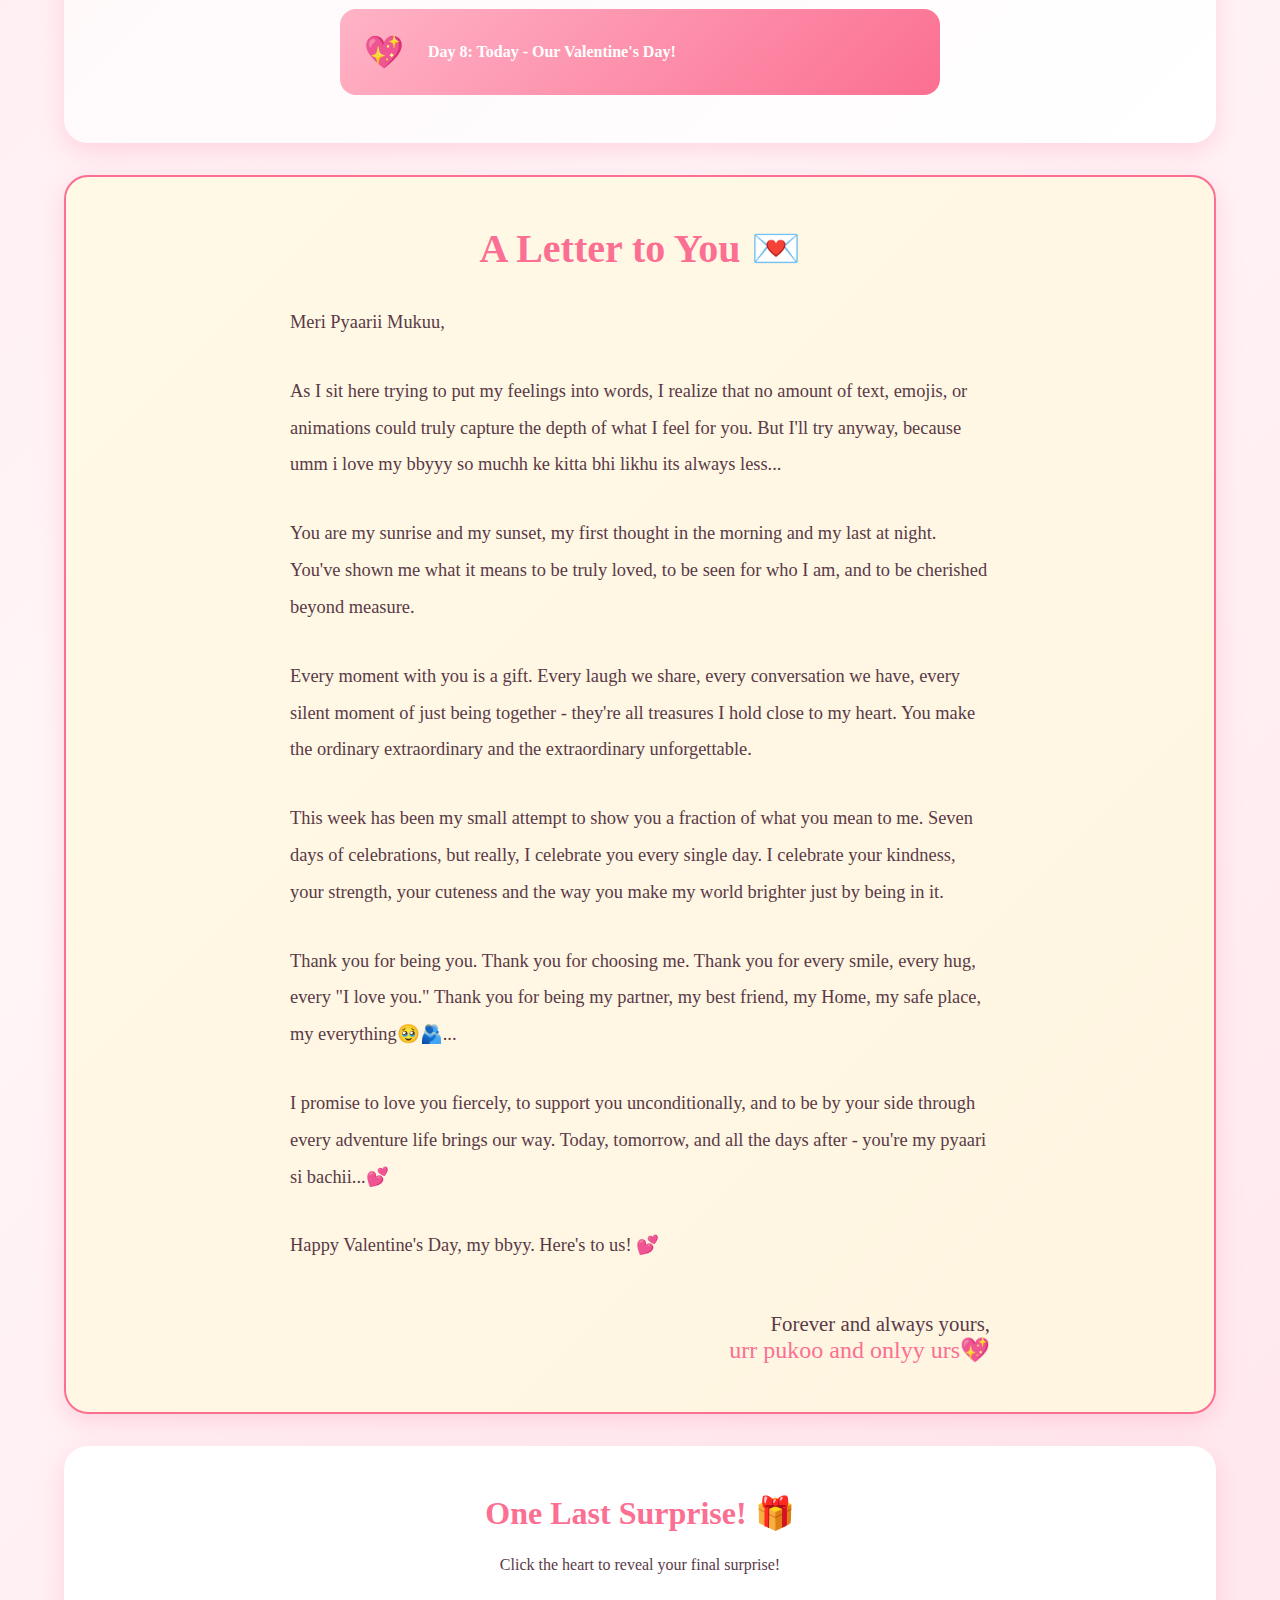
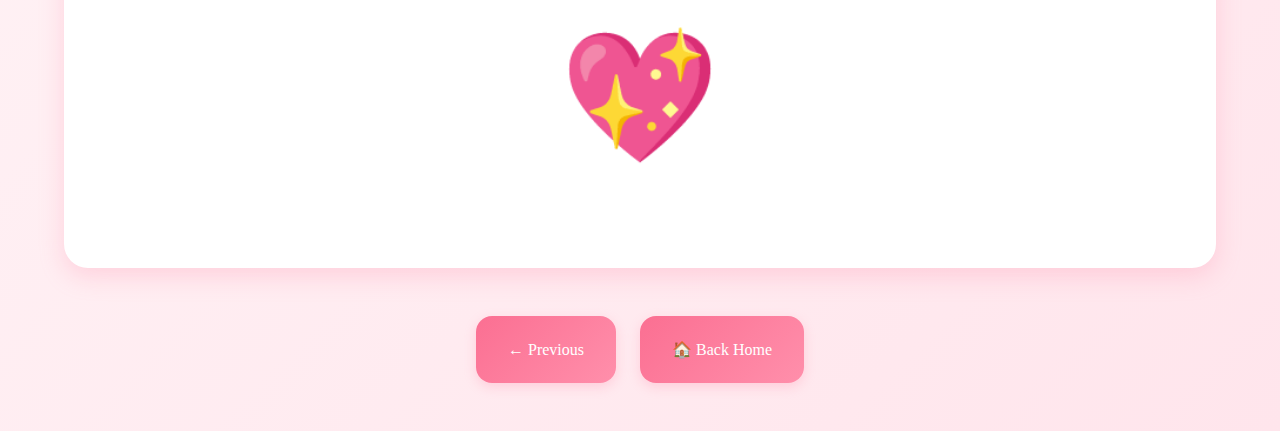
<file: day8.html>
<!DOCTYPE html>
<html lang="en">
<head>
    <meta charset="UTF-8">
    <meta name="viewport" content="width=device-width, initial-scale=1.0">
    <title>Valentine's Day 💖</title>
    <link rel="stylesheet" href="styles.css">
</head>
<body class="day-page valentine-special">
    <div class="locked-screen" id="lockedScreen">
        <div class="locked-content">
            <div class="lock-icon-big">🔒</div>
            <h1>This Day is Locked 💖</h1>
            <p class="locked-message">Come back on <span id="unlockDate">February 14, 2026</span></p>
            <p class="locked-hint">The grand finale awaits... 💝✨</p>
            <button onclick="window.location.href='index.html'" class="back-button">← Back to Calendar</button>
        </div>
    </div>

    <div class="unlocked-content hidden" id="unlockedContent">
        <header class="page-header valentine-header">
            <button onclick="window.location.href='index.html'" class="back-button-small">← Back</button>
            <h1 class="page-title valentine-title">Happy Valentine's Day! 💖</h1>
            <p class="page-date">February 14, 2026</p>
        </header>

        <div class="container">
            <!-- Opening Message -->
            <div class="content-card valentine-opening">
                <div class="opening-animation">
                    <div class="big-heart">💖</div>
                    <div class="floating-text">
                        <h2>To My One and Only</h2>
                        <p>We made it to the most special day! 🎉</p>
                    </div>
                </div>
            </div>

            <!-- Journey Recap -->
            <div class="content-card journey-recap">
                <h2>Our Week Together 💕</h2>
                <div class="journey-timeline">
                    <div class="timeline-item">
                        <div class="timeline-icon">🌹</div>
                        <p>Day 1: I gave you a rose</p>
                    </div>
                    <div class="timeline-item">
                        <div class="timeline-icon">💍</div>
                        <p>Day 2: You said yes (again!)</p>
                    </div>
                    <div class="timeline-item">
                        <div class="timeline-icon">🍫</div>
                        <p>Day 3: Sweet messages shared</p>
                    </div>
                    <div class="timeline-item">
                        <div class="timeline-icon">🧸</div>
                        <p>Day 4: Virtual hugs exchanged</p>
                    </div>
                    <div class="timeline-item">
                        <div class="timeline-icon">🤝</div>
                        <p>Day 5: Promises made</p>
                    </div>
                    <div class="timeline-item">
                        <div class="timeline-icon">🤗</div>
                        <p>Day 6: More hugs & love</p>
                    </div>
                    <div class="timeline-item">
                        <div class="timeline-icon">😽</div>
                        <p>Day 7: kissy & love with bbyy</p>
                    </div>
                    <div class="timeline-item special-timeline">
                        <div class="timeline-icon">💖</div>
                        <p>Day 8: Today - Our Valentine's Day!</p>
                    </div>
                </div>
            </div>

            <!-- Final Love Letter -->
            <div class="content-card love-letter">
                <div class="letter-header">
                    <h2>A Letter to You 💌</h2>
                </div>
                <div class="letter-content">
                    <p class="letter-text">Meri Pyaarii Mukuu,</p>
                    
                    <p class="letter-text">
                        As I sit here trying to put my feelings into words, I realize that
                        no amount of text, emojis, or animations could truly capture the depth
                        of what I feel for you. But I'll try anyway, because umm i love my bbyyy so muchh ke kitta bhi likhu its always less...
                    </p>
                    
                    <p class="letter-text">
                        You are my sunrise and my sunset, my first thought in the morning and
                        my last at night. You've shown me what it means to be truly loved,
                        to be seen for who I am, and to be cherished beyond measure.
                    </p>
                    
                    <p class="letter-text">
                        Every moment with you is a gift. Every laugh we share, every conversation
                        we have, every silent moment of just being together - they're all treasures
                        I hold close to my heart. You make the ordinary extraordinary and the
                        extraordinary unforgettable.
                    </p>
                    
                    <p class="letter-text">
                        This week has been my small attempt to show you a fraction of what you
                        mean to me. Seven days of celebrations, but really, I celebrate you
                        every single day. I celebrate your kindness, your strength, your cuteness and the way you make my world brighter
                        just by being in it.
                    </p>
                    
                    <p class="letter-text">
                        Thank you for being you. Thank you for choosing me. Thank you for
                        every smile, every hug, every "I love you." Thank you for being
                        my partner, my best friend, my Home, my safe place, my everything🥹🫂...
                    </p>
                    
                    <p class="letter-text">
                        I promise to love you fiercely, to support you unconditionally,
                        and to be by your side through every adventure life brings our way.
                        Today, tomorrow, and all the days after - you're my pyaari si bachii...💕
                    </p>
                    
                    <p class="letter-text">Happy Valentine's Day, my bbyy. Here's to us! 💕</p>
                    
                    <p class="letter-signature">
                        Forever and always yours,<br>
                        <span class="signature-name">urr pukoo and onlyy urs💖</span>
                    </p>
                </div>
            </div>

            <!-- Interactive Finale -->
            <div class="content-card finale-interactive">
                <h2>One Last Surprise! 🎁</h2>
                <p>Click the heart to reveal your final surprise!</p>
                
                <div class="surprise-heart" id="surpriseHeart" onclick="revealSurprise()">
                    <div class="heart-pulse">💖</div>
                </div>

                <div class="final-surprise hidden" id="finalSurprise">
                    <div class="surprise-content">
                        <h2>🎉 You Are My Valentine Today and Every Day! 🎉</h2>
                        <div class="celebration-emoji">
                            🎊 💕 🎉 💖 ✨ 💗 🌟 💕 🎊
                        </div>
                        <p class="big-message">
                            I LOVE YOU MORE THAN WORDS CAN SAY! 💖
                        </p>
                        <div class="couple-emoji">
                            <div class="emoji-person">🐻</div>
                            <div class="emoji-hearts">💕💗💖💕💗</div>
                            <div class="emoji-person">🐱</div>
                        </div>
                        <p class="final-words">
                            Thank you for being my Valentine, my love, my everything.
                            Here's to many more years of love, laughter, and happiness together! 🥰
                        </p>
                    </div>
                </div>
            </div>

            <div class="navigation-buttons">
                <button onclick="window.location.href='day6.html'" class="nav-btn">← Previous</button>
                <button onclick="window.location.href='index.html'" class="nav-btn">🏠 Back Home</button>
            </div>
        </div>
    </div>

    <div class="floating-elements" id="floatingElements"></div>

    <script src="script.js"></script>
    <script>
        window.addEventListener('DOMContentLoaded', () => {
            checkDayUnlock(7, '2026-02-14');
            
            // Auto-create ambient hearts
            setInterval(() => {
                if (!document.getElementById('lockedScreen').classList.contains('hidden')) {
                    return;
                }
                createFloatingHearts(2);
            }, 2000);
        });

        function revealSurprise() {
            const heart = document.getElementById('surpriseHeart');
            const surprise = document.getElementById('finalSurprise');
            
            heart.style.transform = 'scale(0)';
            heart.style.opacity = '0';
            
            setTimeout(() => {
                heart.classList.add('hidden');
                surprise.classList.remove('hidden');
                
                // Massive celebration
                createFloatingHearts(50);
                createConfetti();
                
                // Continue creating hearts for effect
                let heartCount = 0;
                const heartInterval = setInterval(() => {
                    createFloatingHearts(5);
                    heartCount++;
                    if (heartCount > 10) {
                        clearInterval(heartInterval);
                    }
                }, 500);
            }, 500);
        }
    </script>
</body>
</html>
</file>
<file: styles.css>
/* ============================================
   VALENTINE WEEK APP - ROMANTIC STYLESHEET
   Pastel Pink Theme with Bubu Dudu Vibes
   ============================================ */

/* === CSS VARIABLES === */
:root {
    /* Color Palette - Soft & Romantic */
    --pink-light: #FFE5EC;
    --pink-medium: #FFB3C6;
    --pink-dark: #FF8FAB;
    --pink-accent: #FB6F92;
    --cream: #FFF5F7;
    --white: #FFFFFF;
    --text-dark: #5A3A47;
    --text-light: #8B7486;
    --shadow: rgba(255, 143, 171, 0.3);
    --shadow-hover: rgba(255, 143, 171, 0.5);
    
    /* Fonts */
    --font-display: 'Comic Sans MS', 'Marker Felt', cursive;
    --font-body: 'Georgia', 'Times New Roman', serif;
    --font-handwritten: 'Brush Script MT', cursive;
    
    /* Spacing */
    --space-xs: 0.5rem;
    --space-sm: 1rem;
    --space-md: 1.5rem;
    --space-lg: 2rem;
    --space-xl: 3rem;
    
    /* Border Radius */
    --radius-sm: 8px;
    --radius-md: 16px;
    --radius-lg: 24px;
    --radius-full: 50%;
}

/* === RESET & BASE === */
* {
    margin: 0;
    padding: 0;
    box-sizing: border-box;
}

body {
    font-family: var(--font-body);
    background: linear-gradient(135deg, var(--pink-light) 0%, var(--cream) 100%);
    min-height: 100vh;
    color: var(--text-dark);
    overflow-x: hidden;
    position: relative;
}

/* === FLOATING HEARTS BACKGROUND === */
.hearts-background {
    position: fixed;
    top: 0;
    left: 0;
    width: 100%;
    height: 100%;
    pointer-events: none;
    z-index: 0;
    overflow: hidden;
}

/* === PASSWORD GATE === */
.password-gate {
    position: fixed;
    top: 0;
    left: 0;
    width: 100%;
    height: 100vh;
    background: linear-gradient(135deg, var(--pink-medium) 0%, var(--pink-light) 100%);
    display: flex;
    justify-content: center;
    align-items: center;
    z-index: 1000;
    padding: var(--space-md);
}

.password-card {
    background: var(--white);
    padding: var(--space-xl);
    border-radius: var(--radius-lg);
    box-shadow: 0 20px 60px var(--shadow);
    text-align: center;
    max-width: 400px;
    width: 100%;
    animation: fadeInScale 0.6s ease-out;
}

.bear-couple {
    display: flex;
    justify-content: center;
    align-items: center;
    gap: var(--space-sm);
    margin-bottom: var(--space-md);
    font-size: 2.5rem;
}

.bear {
    animation: bearBounce 2s ease-in-out infinite;
}

.bear-left {
    animation-delay: 0s;
}

.bear-right {
    animation-delay: 0.5s;
}

.heart-between {
    animation: heartPulse 1.5s ease-in-out infinite;
    font-size: 2rem;
}

.password-card h1 {
    font-family: var(--font-display);
    color: var(--pink-accent);
    margin-bottom: var(--space-sm);
    font-size: 1.8rem;
}

.password-card p {
    color: var(--text-light);
    margin-bottom: var(--space-md);
}

.password-card input {
    width: 100%;
    padding: var(--space-md);
    border: 2px solid var(--pink-medium);
    border-radius: var(--radius-md);
    font-size: 1rem;
    margin-bottom: var(--space-md);
    text-align: center;
    font-family: var(--font-body);
    transition: all 0.3s ease;
}

.password-card input:focus {
    outline: none;
    border-color: var(--pink-accent);
    box-shadow: 0 0 0 4px rgba(251, 111, 146, 0.1);
}

.password-card button {
    width: 100%;
    padding: var(--space-md);
    background: linear-gradient(135deg, var(--pink-accent) 0%, var(--pink-dark) 100%);
    color: var(--white);
    border: none;
    border-radius: var(--radius-md);
    font-size: 1.1rem;
    font-family: var(--font-display);
    cursor: pointer;
    transition: all 0.3s ease;
}

.password-card button:hover {
    transform: translateY(-2px);
    box-shadow: 0 8px 20px var(--shadow-hover);
}

.password-error {
    color: #FF4757;
    font-size: 0.9rem;
    margin-top: var(--space-sm);
    min-height: 20px;
}

/* === MAIN APP === */
.main-app {
    position: relative;
    z-index: 1;
    padding: var(--space-lg) var(--space-md);
}

.hidden {
    display: none !important;
}

/* === HEADER === */
.header {
    text-align: center;
    margin-bottom: var(--space-xl);
    animation: fadeInDown 0.8s ease-out;
}

.main-title {
    font-family: var(--font-display);
    font-size: 2.5rem;
    color: var(--pink-accent);
    margin-bottom: var(--space-sm);
    text-shadow: 2px 2px 4px var(--shadow);
}

.subtitle {
    font-size: 1.2rem;
    color: var(--text-light);
    font-style: italic;
}

/* === CONTAINER === */
.container {
    max-width: 1200px;
    margin: 0 auto;
    padding: 0 var(--space-md);
}

/* === DAYS GRID === */
.days-grid {
    display: grid;
    grid-template-columns: repeat(auto-fit, minmax(280px, 1fr));
    gap: var(--space-lg);
    margin-bottom: var(--space-xl);
}

/* === DAY CARD === */
.day-card {
    background: var(--white);
    border-radius: var(--radius-lg);
    padding: var(--space-lg);
    text-align: center;
    box-shadow: 0 8px 24px var(--shadow);
    cursor: pointer;
    transition: all 0.4s ease;
    position: relative;
    overflow: hidden;
    animation: fadeInUp 0.6s ease-out;
    animation-fill-mode: both;
}

.day-card:nth-child(1) { animation-delay: 0.1s; }
.day-card:nth-child(2) { animation-delay: 0.2s; }
.day-card:nth-child(3) { animation-delay: 0.3s; }
.day-card:nth-child(4) { animation-delay: 0.4s; }
.day-card:nth-child(5) { animation-delay: 0.5s; }
.day-card:nth-child(6) { animation-delay: 0.6s; }
.day-card:nth-child(7) { animation-delay: 0.7s; }

.day-card::before {
    content: '';
    position: absolute;
    top: 0;
    left: 0;
    right: 0;
    height: 4px;
    background: linear-gradient(90deg, var(--pink-accent), var(--pink-dark));
    transform: scaleX(0);
    transition: transform 0.4s ease;
}

.day-card:hover::before {
    transform: scaleX(1);
}

.day-card:hover {
    transform: translateY(-8px);
    box-shadow: 0 16px 40px var(--shadow-hover);
}

.day-card.special {
    background: linear-gradient(135deg, var(--pink-light) 0%, var(--white) 100%);
    border: 2px solid var(--pink-accent);
}

.day-icon {
    font-size: 4rem;
    margin-bottom: var(--space-md);
    animation: iconFloat 3s ease-in-out infinite;
}

.day-card h2 {
    font-family: var(--font-display);
    color: var(--pink-accent);
    margin-bottom: var(--space-sm);
    font-size: 1.5rem;
}

.day-date {
    color: var(--text-light);
    font-size: 0.95rem;
    margin-bottom: var(--space-md);
}

.lock-status {
    display: flex;
    align-items: center;
    justify-content: center;
    gap: var(--space-xs);
    padding: var(--space-sm);
    background: var(--pink-light);
    border-radius: var(--radius-md);
    font-size: 0.9rem;
    color: var(--text-dark);
}

.lock-status.unlocked {
    background: linear-gradient(135deg, #C1F2B0 0%, #A8E890 100%);
}

.lock-icon {
    font-size: 1.2rem;
}

/* === FOOTER === */
.footer {
    text-align: center;
    padding: var(--space-xl) var(--space-md);
    color: var(--text-light);
    font-style: italic;
}

/* === DAY PAGES === */
.day-page {
    min-height: 100vh;
    display: flex;
    flex-direction: column;
}

/* === LOCKED SCREEN === */
.locked-screen {
    position: fixed;
    top: 0;
    left: 0;
    width: 100%;
    height: 100vh;
    background: linear-gradient(135deg, var(--pink-medium) 0%, var(--pink-light) 100%);
    display: flex;
    justify-content: center;
    align-items: center;
    z-index: 100;
    padding: var(--space-md);
}

.locked-content {
    background: var(--white);
    padding: var(--space-xl);
    border-radius: var(--radius-lg);
    text-align: center;
    max-width: 500px;
    box-shadow: 0 20px 60px var(--shadow);
    animation: fadeInScale 0.6s ease-out;
}

.lock-icon-big {
    font-size: 5rem;
    margin-bottom: var(--space-md);
    animation: lockShake 2s ease-in-out infinite;
}

.locked-content h1 {
    font-family: var(--font-display);
    color: var(--pink-accent);
    margin-bottom: var(--space-md);
}

.locked-message {
    font-size: 1.2rem;
    color: var(--text-dark);
    margin-bottom: var(--space-sm);
}

.locked-hint {
    color: var(--text-light);
    font-style: italic;
    margin-bottom: var(--space-lg);
}

/* === BUTTONS === */
.back-button,
.back-button-small,
.nav-btn,
.collect-button,
.special-button,
.yes-button,
.no-button,
.hug-type-btn {
    padding: var(--space-md) var(--space-lg);
    background: linear-gradient(135deg, var(--pink-accent) 0%, var(--pink-dark) 100%);
    color: var(--white);
    border: none;
    border-radius: var(--radius-md);
    font-family: var(--font-display);
    font-size: 1rem;
    cursor: pointer;
    transition: all 0.3s ease;
    box-shadow: 0 4px 12px var(--shadow);
}

.back-button:hover,
.back-button-small:hover,
.nav-btn:hover,
.collect-button:hover,
.special-button:hover,
.yes-button:hover,
.hug-type-btn:hover {
    transform: translateY(-2px);
    box-shadow: 0 8px 20px var(--shadow-hover);
}

.back-button-small {
    padding: var(--space-sm) var(--space-md);
    font-size: 0.9rem;
}

.no-button {
    background: linear-gradient(135deg, #E8E8E8 0%, #CCCCCC 100%);
    color: var(--text-dark);
}

/* === PAGE HEADER === */
.page-header {
    padding: var(--space-lg) var(--space-md);
    text-align: center;
    position: relative;
    z-index: 2;
}

.page-title {
    font-family: var(--font-display);
    font-size: 2.5rem;
    color: var(--pink-accent);
    margin: var(--space-md) 0;
    text-shadow: 2px 2px 4px var(--shadow);
}

.page-date {
    color: var(--text-light);
    font-size: 1.1rem;
}

/* === CONTENT CARD === */
.content-card {
    background: var(--white);
    border-radius: var(--radius-lg);
    padding: var(--space-xl);
    box-shadow: 0 8px 24px var(--shadow);
    margin-bottom: var(--space-lg);
    animation: fadeInUp 0.6s ease-out;
}

/* === NAVIGATION BUTTONS === */
.navigation-buttons {
    display: flex;
    gap: var(--space-md);
    justify-content: center;
    flex-wrap: wrap;
    margin: var(--space-xl) 0;
}

/* === DAY 1: ROSE DAY === */
.rose-container {
    display: flex;
    justify-content: center;
    align-items: center;
    margin: var(--space-xl) 0;
    min-height: 300px;
}

.rose {
    position: relative;
    animation: gentleSway 4s ease-in-out infinite;
}

.rose-petals {
    position: relative;
    width: 120px;
    height: 120px;
}

.petal {
    position: absolute;
    width: 60px;
    height: 80px;
    background: linear-gradient(135deg, var(--pink-accent) 0%, var(--pink-dark) 100%);
    border-radius: 50% 50% 50% 0;
    transform-origin: 0 100%;
}

.petal-1 { transform: rotate(0deg) translate(30px, -10px); }
.petal-2 { transform: rotate(72deg) translate(30px, -10px); }
.petal-3 { transform: rotate(144deg) translate(30px, -10px); }
.petal-4 { transform: rotate(216deg) translate(30px, -10px); }
.petal-5 { transform: rotate(288deg) translate(30px, -10px); }

.rose-center {
    position: absolute;
    top: 50%;
    left: 50%;
    transform: translate(-50%, -50%);
    width: 40px;
    height: 40px;
    background: radial-gradient(circle, var(--pink-dark) 0%, var(--pink-accent) 100%);
    border-radius: var(--radius-full);
}

.rose-stem {
    width: 6px;
    height: 150px;
    background: linear-gradient(180deg, #8BC34A 0%, #558B2F 100%);
    margin: 0 auto;
    border-radius: 3px;
}

.rose-leaf {
    position: absolute;
    width: 40px;
    height: 25px;
    background: linear-gradient(135deg, #8BC34A 0%, #689F38 100%);
    border-radius: 0 50% 50% 0;
}

.rose-leaf-left {
    bottom: 60px;
    left: -35px;
    transform: rotate(-30deg);
}

.rose-leaf-right {
    bottom: 40px;
    right: -35px;
    transform: rotate(30deg) scaleX(-1);
}

.message-box {
    text-align: center;
    margin-top: var(--space-xl);
}

.message-box h2 {
    font-family: var(--font-display);
    color: var(--pink-accent);
    margin-bottom: var(--space-md);
    font-size: 2rem;
}

.love-message {
    color: var(--text-dark);
    line-height: 1.8;
    margin-bottom: var(--space-md);
    font-size: 1.1rem;
}

.accepted-message {
    margin-top: var(--space-md);
    padding: var(--space-md);
    background: linear-gradient(135deg, #C1F2B0 0%, #A8E890 100%);
    border-radius: var(--radius-md);
    font-size: 1.1rem;
    color: var(--text-dark);
    animation: fadeInScale 0.5s ease-out;
}

/* === DAY 2: PROPOSE DAY === */
.propose-scene {
    text-align: center;
    padding: var(--space-lg);
}

.bear-proposing {
    position: relative;
    margin: var(--space-xl) auto;
    display: inline-block;
}

.bear-character {
    font-size: 6rem;
    animation: bearPropose 2s ease-in-out infinite;
}

.ring-box {
    position: absolute;
    bottom: -20px;
    left: 50%;
    transform: translateX(-50%);
    font-size: 3rem;
    animation: ringFloat 2s ease-in-out infinite;
}

.proposal-text {
    margin: var(--space-xl) 0;
}

.proposal-text h2 {
    font-family: var(--font-display);
    color: var(--pink-accent);
    font-size: 2rem;
    margin-bottom: var(--space-md);
}

.big-question {
    font-family: var(--font-handwritten);
    color: var(--pink-accent);
    font-size: 2.2rem;
    margin: var(--space-lg) 0;
    animation: heartPulse 2s ease-in-out infinite;
}

.answer-buttons {
    display: flex;
    gap: var(--space-md);
    justify-content: center;
    margin: var(--space-xl) 0;
}

.yes-button {
    font-size: 1.3rem;
    padding: var(--space-md) var(--space-xl);
}

.no-button {
    font-size: 1rem;
}

.response-message {
    text-align: center;
    animation: fadeInScale 0.8s ease-out;
}

.hearts-explosion {
    font-size: 3rem;
    margin-bottom: var(--space-md);
    animation: explode 1s ease-out;
}

/* === DAY 3: CHOCOLATE DAY === */
.chocolate-intro {
    text-align: center;
    margin-bottom: var(--space-xl);
}

.chocolate-intro h2 {
    font-family: var(--font-display);
    color: var(--pink-accent);
    font-size: 2rem;
    margin-bottom: var(--space-md);
}

.chocolate-box {
    display: grid;
    grid-template-columns: repeat(3, 1fr);
    gap: var(--space-md);
    max-width: 600px;
    margin: 0 auto var(--space-xl);
}

.chocolate {
    aspect-ratio: 1;
    background: linear-gradient(135deg, #8B4513 0%, #654321 100%);
    border-radius: var(--radius-md);
    cursor: pointer;
    position: relative;
    overflow: hidden;
    transition: all 0.4s ease;
    box-shadow: 0 4px 12px rgba(0, 0, 0, 0.2);
}

.chocolate:hover {
    transform: scale(1.05);
}

.chocolate-front {
    position: absolute;
    top: 0;
    left: 0;
    width: 100%;
    height: 100%;
    display: flex;
    justify-content: center;
    align-items: center;
    font-size: 3rem;
    background: linear-gradient(135deg, #A0522D 0%, #8B4513 100%);
    transition: all 0.4s ease;
}

.chocolate-message {
    position: absolute;
    top: 0;
    left: 0;
    width: 100%;
    height: 100%;
    display: flex;
    justify-content: center;
    align-items: center;
    padding: var(--space-sm);
    background: linear-gradient(135deg, var(--pink-light) 0%, var(--white) 100%);
    animation: fadeInScale 0.4s ease-out;
}

.chocolate-message p {
    font-size: 0.85rem;
    color: var(--text-dark);
    text-align: center;
    line-height: 1.4;
}

.chocolate.revealed {
    animation: chocolatePop 0.5s ease-out;
}

.completion-message {
    text-align: center;
    padding: var(--space-lg);
    background: linear-gradient(135deg, var(--pink-light) 0%, var(--cream) 100%);
    border-radius: var(--radius-md);
    animation: fadeInScale 0.6s ease-out;
}

.completion-message h3 {
    font-family: var(--font-display);
    color: var(--pink-accent);
    margin-bottom: var(--space-sm);
}

/* === DAY 4: TEDDY DAY === */
.teddy-intro {
    text-align: center;
    margin-bottom: var(--space-xl);
}

.teddy-intro h2 {
    font-family: var(--font-display);
    color: var(--pink-accent);
    font-size: 2rem;
    margin-bottom: var(--space-sm);
}

.teddy-scene {
    text-align: center;
    margin: var(--space-xl) 0;
}

.teddy-bear {
    display: inline-block;
    cursor: pointer;
    transition: all 0.3s ease;
    position: relative;
}

.teddy-bear:hover {
    transform: scale(1.05);
}

.teddy-bear.hugged {
    animation: hugBounce 0.6s ease-out;
}

.teddy-head {
    width: 120px;
    height: 120px;
    background: linear-gradient(135deg, #D4A574 0%, #B8936E 100%);
    border-radius: var(--radius-full);
    position: relative;
    margin: 0 auto var(--space-sm);
}

.teddy-ears {
    position: relative;
}

.ear {
    width: 50px;
    height: 50px;
    background: linear-gradient(135deg, #C4956A 0%, #A8836E 100%);
    border-radius: var(--radius-full);
    position: absolute;
    top: -25px;
}

.ear-left {
    left: -15px;
}

.ear-right {
    right: -15px;
}

.teddy-eyes {
    display: flex;
    justify-content: center;
    gap: 30px;
    margin-top: 35px;
}

.eye {
    width: 12px;
    height: 12px;
    background: #000;
    border-radius: var(--radius-full);
}

.teddy-snout {
    position: absolute;
    bottom: 20px;
    left: 50%;
    transform: translateX(-50%);
    text-align: center;
}

.nose {
    width: 15px;
    height: 12px;
    background: #654321;
    border-radius: 50% 50% 0 0;
    margin: 0 auto 2px;
}

.mouth {
    width: 25px;
    height: 8px;
    border: 2px solid #654321;
    border-top: none;
    border-radius: 0 0 50% 50%;
}

.teddy-body {
    width: 140px;
    height: 140px;
    background: linear-gradient(135deg, #D4A574 0%, #B8936E 100%);
    border-radius: 50%;
    position: relative;
    margin: 0 auto;
}

.belly-heart {
    position: absolute;
    top: 50%;
    left: 50%;
    transform: translate(-50%, -50%);
    font-size: 2rem;
    animation: heartPulse 2s ease-in-out infinite;
}

.arm {
    width: 60px;
    height: 25px;
    background: linear-gradient(135deg, #C4956A 0%, #A8836E 100%);
    border-radius: 15px;
    position: absolute;
    top: 30px;
}

.arm-left {
    left: -20px;
    transform: rotate(-30deg);
}

.arm-right {
    right: -20px;
    transform: rotate(30deg);
}

.hug-message {
    margin-top: var(--space-lg);
    text-align: center;
    animation: fadeInUp 0.5s ease-out;
}

.hug-count {
    font-size: 1.2rem;
    color: var(--pink-accent);
    font-family: var(--font-display);
}

.teddy-messages {
    display: flex;
    flex-direction: column;
    gap: var(--space-md);
    margin: var(--space-xl) 0;
}

.message-bubble {
    background: var(--pink-light);
    padding: var(--space-md);
    border-radius: var(--radius-md);
    position: relative;
}

.message-bubble::before {
    content: '💕';
    position: absolute;
    top: -10px;
    left: var(--space-md);
}

.hug-response {
    text-align: center;
    margin-top: var(--space-lg);
    animation: fadeInScale 0.6s ease-out;
}

.hug-animation {
    display: flex;
    justify-content: center;
    align-items: center;
    gap: var(--space-md);
    margin: var(--space-lg) 0;
    font-size: 3rem;
}

.person {
    animation: moveClose 1s ease-in-out;
}

.hearts-middle {
    animation: heartBurst 1s ease-out;
}

/* === DAY 5: PROMISE DAY === */
.promise-intro {
    text-align: center;
    margin-bottom: var(--space-xl);
}

.promise-intro h2 {
    font-family: var(--font-display);
    color: var(--pink-accent);
    font-size: 2rem;
    margin-bottom: var(--space-sm);
}

.promises-container {
    display: grid;
    grid-template-columns: repeat(auto-fit, minmax(250px, 1fr));
    gap: var(--space-lg);
    margin-bottom: var(--space-xl);
}

.promise-card {
    position: relative;
    height: 250px;
    cursor: pointer;
    perspective: 1000px;
}

.promise-front,
.promise-back {
    position: absolute;
    width: 100%;
    height: 100%;
    backface-visibility: hidden;
    border-radius: var(--radius-md);
    display: flex;
    flex-direction: column;
    justify-content: center;
    align-items: center;
    padding: var(--space-md);
    transition: transform 0.6s;
    box-shadow: 0 4px 12px var(--shadow);
}

.promise-front {
    background: linear-gradient(135deg, var(--white) 0%, var(--pink-light) 100%);
}

.promise-back {
    background: linear-gradient(135deg, var(--pink-light) 0%, var(--cream) 100%);
    transform: rotateY(180deg);
}

.promise-card.flipped .promise-front {
    transform: rotateY(-180deg);
}

.promise-card.flipped .promise-back {
    transform: rotateY(0deg);
}

.card-icon {
    font-size: 3rem;
    margin-bottom: var(--space-md);
}

.promise-front h3 {
    font-family: var(--font-display);
    color: var(--pink-accent);
    font-size: 1.5rem;
}

.promise-text {
    font-family: var(--font-handwritten);
    font-size: 1.05rem;
    line-height: 1.6;
    text-align: center;
    color: var(--text-dark);
}

.all-promises-revealed {
    animation: fadeInScale 0.8s ease-out;
}

.final-promise {
    background: linear-gradient(135deg, var(--pink-medium) 0%, var(--pink-light) 100%);
    padding: var(--space-xl);
    border-radius: var(--radius-lg);
    text-align: center;
    box-shadow: 0 8px 24px var(--shadow-hover);
}

.final-promise h2 {
    font-family: var(--font-display);
    color: var(--pink-accent);
    margin-bottom: var(--space-md);
}

.special-message {
    font-size: 1.1rem;
    line-height: 1.8;
    margin-bottom: var(--space-lg);
}

.signature {
    margin-top: var(--space-lg);
    font-family: var(--font-handwritten);
    font-size: 1.3rem;
}

.signature-line {
    color: var(--pink-accent);
    margin-top: var(--space-sm);
}

/* === DAY 6: HUG DAY === */
.hug-intro {
    text-align: center;
    margin-bottom: var(--space-xl);
}

.hug-intro h2 {
    font-family: var(--font-display);
    color: var(--pink-accent);
    font-size: 2rem;
    margin-bottom: var(--space-sm);
}

.hug-animation-area {
    min-height: 200px;
    display: flex;
    justify-content: center;
    align-items: center;
    margin: var(--space-xl) 0;
}

.characters-container {
    position: relative;
    width: 100%;
    max-width: 400px;
    display: flex;
    justify-content: space-between;
    align-items: center;
}

.character {
    font-size: 5rem;
    transition: all 0.6s ease;
}

.char-left.hugging {
    transform: translateX(80px);
}

.char-right.hugging {
    transform: translateX(-80px);
}

.hug-hearts {
    position: absolute;
    left: 50%;
    top: 50%;
    transform: translate(-50%, -50%);
    font-size: 2rem;
    opacity: 0;
    transition: opacity 0.6s ease;
}

.hug-hearts:not(.hidden) {
    opacity: 1;
    animation: heartBurst 2s ease-out;
}

.hug-types {
    display: flex;
    flex-wrap: wrap;
    gap: var(--space-md);
    justify-content: center;
    margin: var(--space-xl) 0;
}

.hug-type-btn {
    font-size: 1rem;
    padding: var(--space-md) var(--space-lg);
}

.hug-message-display {
    text-align: center;
    min-height: 60px;
    margin: var(--space-lg) 0;
    opacity: 0;
    transition: opacity 0.3s ease;
}

.hug-message-display p {
    font-size: 1.1rem;
    color: var(--pink-accent);
    font-family: var(--font-display);
}

.hug-counter {
    text-align: center;
    margin: var(--space-lg) 0;
}

.hug-counter h3 {
    font-family: var(--font-display);
    color: var(--pink-accent);
}

.love-note {
    background: var(--pink-light);
    padding: var(--space-lg);
    border-radius: var(--radius-md);
    margin: var(--space-xl) 0;
}

.love-note h3 {
    font-family: var(--font-display);
    color: var(--pink-accent);
    margin-bottom: var(--space-md);
}

.love-note p {
    line-height: 1.8;
    margin-bottom: var(--space-md);
}

.hug-received {
    text-align: center;
    padding: var(--space-xl);
    background: linear-gradient(135deg, var(--pink-light) 0%, var(--cream) 100%);
    border-radius: var(--radius-lg);
    animation: fadeInScale 0.8s ease-out;
}

.received-animation {
    margin: var(--space-lg) 0;
}

.spinning-hearts {
    font-size: 2.5rem;
    animation: spin360 2s ease-in-out infinite;
}

/* === DAY 7: VALENTINE'S DAY === */
.valentine-special {
    background: linear-gradient(135deg, var(--pink-light) 0%, var(--cream) 50%, var(--pink-light) 100%);
}

.valentine-header {
    background: linear-gradient(135deg, var(--pink-medium) 0%, var(--pink-light) 100%);
    border-radius: 0 0 var(--radius-lg) var(--radius-lg);
    padding: var(--space-xl);
}

.valentine-title {
    font-size: 3rem;
    animation: rainbowText 3s ease-in-out infinite;
}

.valentine-opening {
    text-align: center;
    background: linear-gradient(135deg, var(--white) 0%, var(--pink-light) 100%);
}

.opening-animation {
    padding: var(--space-xl);
}

.big-heart {
    font-size: 6rem;
    animation: heartPulse 2s ease-in-out infinite;
    margin-bottom: var(--space-md);
}

.floating-text h2 {
    font-family: var(--font-display);
    color: var(--pink-accent);
    font-size: 2.5rem;
    margin-bottom: var(--space-md);
}

.journey-recap {
    background: linear-gradient(135deg, var(--cream) 0%, var(--white) 100%);
}

.journey-recap h2 {
    font-family: var(--font-display);
    color: var(--pink-accent);
    text-align: center;
    margin-bottom: var(--space-lg);
    font-size: 2rem;
}

.journey-timeline {
    display: flex;
    flex-direction: column;
    gap: var(--space-md);
    max-width: 600px;
    margin: 0 auto;
}

.timeline-item {
    display: flex;
    align-items: center;
    gap: var(--space-md);
    padding: var(--space-md);
    background: var(--pink-light);
    border-radius: var(--radius-md);
    animation: slideInRight 0.6s ease-out;
    animation-fill-mode: both;
}

.timeline-item:nth-child(1) { animation-delay: 0.1s; }
.timeline-item:nth-child(2) { animation-delay: 0.2s; }
.timeline-item:nth-child(3) { animation-delay: 0.3s; }
.timeline-item:nth-child(4) { animation-delay: 0.4s; }
.timeline-item:nth-child(5) { animation-delay: 0.5s; }
.timeline-item:nth-child(6) { animation-delay: 0.6s; }
.timeline-item:nth-child(7) { animation-delay: 0.7s; }

.special-timeline {
    background: linear-gradient(135deg, var(--pink-medium) 0%, var(--pink-accent) 100%);
    color: var(--white);
    font-weight: bold;
}

.timeline-icon {
    font-size: 2rem;
}

.love-letter {
    background: linear-gradient(135deg, #FFF9E6 0%, #FFF5E1 100%);
    border: 2px solid var(--pink-accent);
}

.letter-header {
    text-align: center;
    margin-bottom: var(--space-lg);
}

.letter-header h2 {
    font-family: var(--font-handwritten);
    color: var(--pink-accent);
    font-size: 2.5rem;
}

.letter-content {
    max-width: 700px;
    margin: 0 auto;
}

.letter-text {
    font-family: var(--font-handwritten);
    font-size: 1.15rem;
    line-height: 2;
    margin-bottom: var(--space-lg);
    color: var(--text-dark);
}

.letter-signature {
    font-family: var(--font-handwritten);
    font-size: 1.3rem;
    text-align: right;
    margin-top: var(--space-xl);
}

.signature-name {
    color: var(--pink-accent);
    font-size: 1.5rem;
}

.finale-interactive {
    text-align: center;
}

.finale-interactive h2 {
    font-family: var(--font-display);
    color: var(--pink-accent);
    font-size: 2rem;
    margin-bottom: var(--space-md);
}

.surprise-heart {
    cursor: pointer;
    margin: var(--space-xl) 0;
    transition: all 0.3s ease;
}

.heart-pulse {
    font-size: 8rem;
    animation: heartPulse 1.5s ease-in-out infinite;
}

.surprise-heart:hover .heart-pulse {
    transform: scale(1.1);
}

.final-surprise {
    animation: fadeInScale 0.8s ease-out;
}

.surprise-content {
    padding: var(--space-xl);
    background: linear-gradient(135deg, var(--pink-light) 0%, var(--cream) 100%);
    border-radius: var(--radius-lg);
}

.surprise-content h2 {
    font-family: var(--font-display);
    color: var(--pink-accent);
    font-size: 2.2rem;
    margin-bottom: var(--space-lg);
}

.celebration-emoji {
    font-size: 2.5rem;
    margin: var(--space-lg) 0;
    animation: bounce 1s ease-in-out infinite;
}

.big-message {
    font-family: var(--font-display);
    font-size: 2rem;
    color: var(--pink-accent);
    margin: var(--space-xl) 0;
    animation: rainbowText 3s ease-in-out infinite;
}

.couple-emoji {
    display: flex;
    justify-content: center;
    align-items: center;
    gap: var(--space-md);
    margin: var(--space-xl) 0;
    font-size: 4rem;
}

.emoji-hearts {
    animation: heartBurst 2s ease-out infinite;
}

.final-words {
    font-size: 1.2rem;
    line-height: 1.8;
    color: var(--text-dark);
    margin-top: var(--space-lg);
}

/* === FLOATING ELEMENTS === */
.floating-elements {
    position: fixed;
    top: 0;
    left: 0;
    width: 100%;
    height: 100%;
    pointer-events: none;
    z-index: 9999;
}

.floating-heart {
    position: absolute;
    font-size: 2rem;
    animation: floatUp 4s ease-in forwards;
    opacity: 0;
}

.mini-heart {
    position: fixed;
    font-size: 1.5rem;
    animation: miniHeartFloat 2s ease-out forwards;
    pointer-events: none;
    z-index: 9999;
}

.confetti-piece {
    position: absolute;
    width: 10px;
    height: 10px;
    animation: confettiFall 3s ease-out forwards;
}

/* === ANIMATIONS === */
@keyframes fadeInScale {
    from {
        opacity: 0;
        transform: scale(0.8);
    }
    to {
        opacity: 1;
        transform: scale(1);
    }
}

@keyframes fadeInDown {
    from {
        opacity: 0;
        transform: translateY(-30px);
    }
    to {
        opacity: 1;
        transform: translateY(0);
    }
}

@keyframes fadeInUp {
    from {
        opacity: 0;
        transform: translateY(30px);
    }
    to {
        opacity: 1;
        transform: translateY(0);
    }
}

@keyframes slideInRight {
    from {
        opacity: 0;
        transform: translateX(-30px);
    }
    to {
        opacity: 1;
        transform: translateX(0);
    }
}

@keyframes bearBounce {
    0%, 100% { transform: translateY(0); }
    50% { transform: translateY(-10px); }
}

@keyframes heartPulse {
    0%, 100% { transform: scale(1); }
    50% { transform: scale(1.1); }
}

@keyframes iconFloat {
    0%, 100% { transform: translateY(0); }
    50% { transform: translateY(-10px); }
}

@keyframes lockShake {
    0%, 100% { transform: rotate(0deg); }
    25% { transform: rotate(-5deg); }
    75% { transform: rotate(5deg); }
}

@keyframes gentleSway {
    0%, 100% { transform: rotate(-2deg); }
    50% { transform: rotate(2deg); }
}

@keyframes roseFloat {
    0% { transform: translateY(0) scale(1); }
    50% { transform: translateY(-20px) scale(1.1); }
    100% { transform: translateY(0) scale(1); }
}

@keyframes bearPropose {
    0%, 100% { transform: scale(1); }
    50% { transform: scale(1.05); }
}

@keyframes ringFloat {
    0%, 100% { transform: translateX(-50%) translateY(0); }
    50% { transform: translateX(-50%) translateY(-10px); }
}

@keyframes ringPop {
    0% { transform: translateX(-50%) scale(1); }
    50% { transform: translateX(-50%) scale(1.5); }
    100% { transform: translateX(-50%) scale(1); }
}

@keyframes explode {
    0% { transform: scale(0); opacity: 0; }
    50% { transform: scale(1.2); opacity: 1; }
    100% { transform: scale(1); opacity: 1; }
}

@keyframes chocolatePop {
    0% { transform: scale(1); }
    50% { transform: scale(1.1) rotate(5deg); }
    100% { transform: scale(1) rotate(0deg); }
}

@keyframes hugBounce {
    0%, 100% { transform: scale(1); }
    25% { transform: scale(1.1); }
    75% { transform: scale(0.95); }
}

@keyframes moveClose {
    0% { transform: translateX(0); }
    100% { transform: translateX(0); }
}

@keyframes heartBurst {
    0% { transform: scale(0); opacity: 0; }
    50% { transform: scale(1.2); opacity: 1; }
    100% { transform: scale(1); opacity: 1; }
}

@keyframes spin360 {
    from { transform: rotate(0deg); }
    to { transform: rotate(360deg); }
}

@keyframes bounce {
    0%, 100% { transform: translateY(0); }
    50% { transform: translateY(-15px); }
}

@keyframes rainbowText {
    0% { color: var(--pink-accent); }
    33% { color: #FF6B9D; }
    66% { color: #C44569; }
    100% { color: var(--pink-accent); }
}

@keyframes floatUp {
    0% {
        opacity: 1;
        transform: translateY(0) translateX(0) rotate(0deg);
    }
    100% {
        opacity: 0;
        transform: translateY(-100vh) translateX(30px) rotate(360deg);
    }
}

@keyframes miniHeartFloat {
    0% {
        opacity: 1;
        transform: translateY(0) scale(1);
    }
    100% {
        opacity: 0;
        transform: translateY(-80px) scale(1.5);
    }
}

@keyframes confettiFall {
    0% {
        opacity: 1;
        transform: translateY(0) rotate(0deg);
    }
    100% {
        opacity: 0;
        transform: translateY(100vh) rotate(720deg);
    }
}

/* === RESPONSIVE DESIGN === */
@media (max-width: 768px) {
    .main-title {
        font-size: 2rem;
    }
    
    .subtitle {
        font-size: 1rem;
    }
    
    .days-grid {
        grid-template-columns: 1fr;
        gap: var(--space-md);
    }
    
    .chocolate-box {
        grid-template-columns: repeat(2, 1fr);
    }
    
    .promises-container {
        grid-template-columns: 1fr;
    }
    
    .page-title {
        font-size: 2rem;
    }
    
    .valentine-title {
        font-size: 2.2rem;
    }
    
    .bear-character {
        font-size: 4rem;
    }
    
    .character {
        font-size: 3.5rem;
    }
    
    .navigation-buttons {
        flex-direction: column;
    }
    
    .nav-btn {
        width: 100%;
    }
}

@media (max-width: 480px) {
    .password-card {
        padding: var(--space-lg);
    }
    
    .content-card {
        padding: var(--space-md);
    }
    
    .big-heart {
        font-size: 4rem;
    }
    
    .heart-pulse {
        font-size: 5rem;
    }
    
    .letter-text {
        font-size: 1rem;
    }
}
</file>
